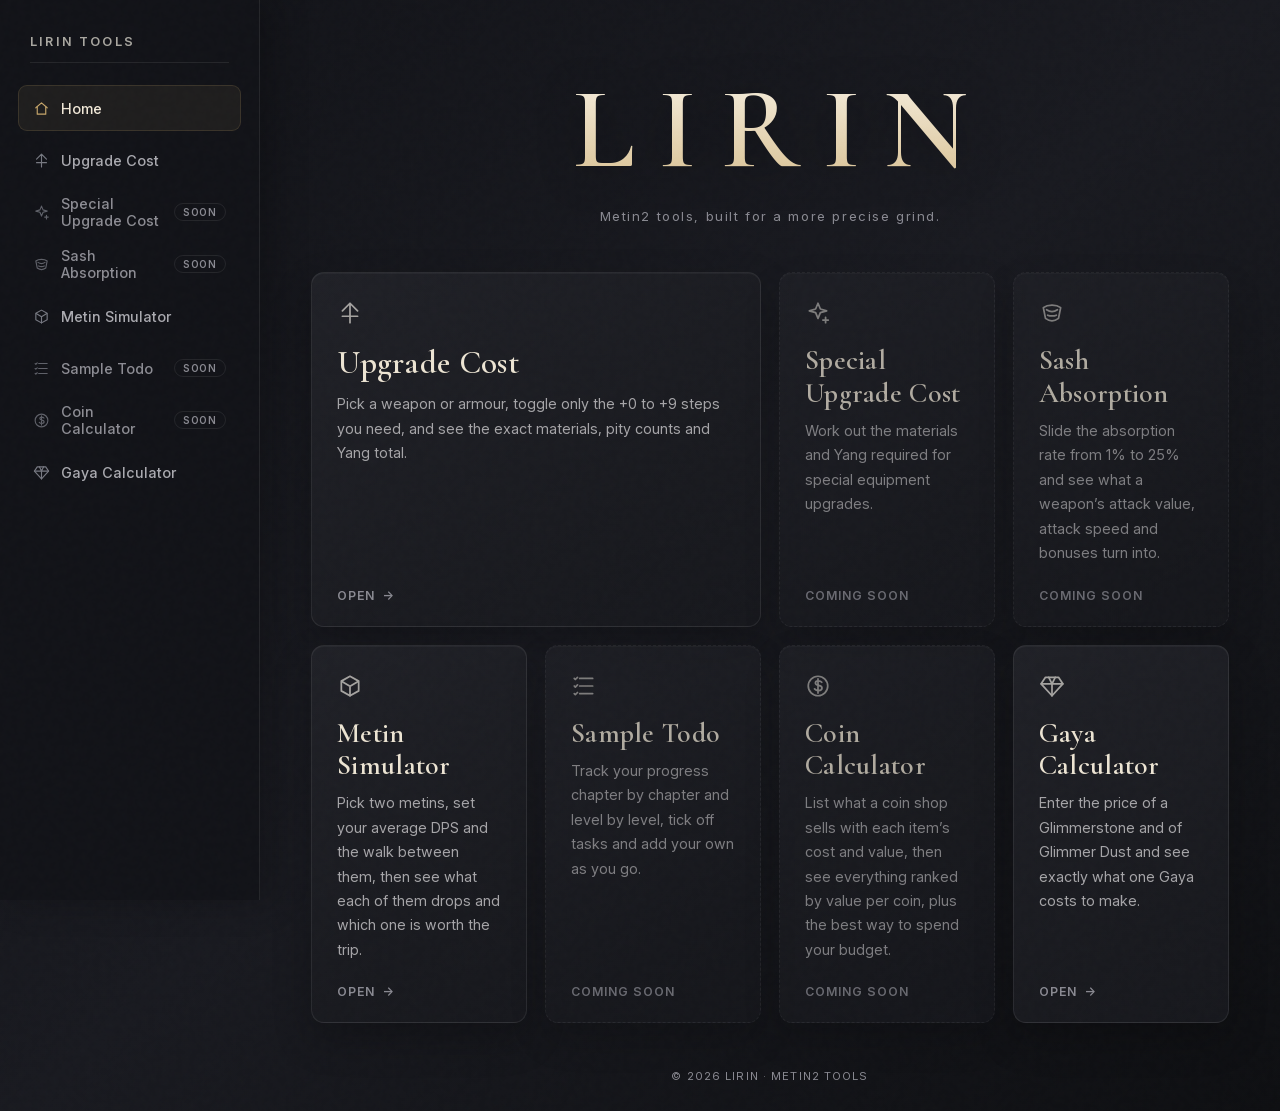
<file: index.html>
<!DOCTYPE html>
<html lang="en">
<head>
<meta charset="UTF-8">
<meta name="viewport" content="width=device-width, initial-scale=1.0">
<title>LIRIN — Metin2 Tools</title>
<meta name="description" content="LIRIN brings together refined Metin2 tools for upgrades, farming and planning.">
<meta name="theme-color" content="#0f1013">
<meta property="og:type" content="website">
<meta property="og:title" content="LIRIN — Metin2 Tools">
<meta property="og:description" content="Refined Metin2 tools for upgrades, farming and planning.">
<meta name="twitter:card" content="summary">
<link rel="icon" href="/favicon.svg" type="image/svg+xml">
<link rel="preload" href="/fonts/inter-400.woff" as="font" type="font/woff" crossorigin>
<link rel="preload" href="/fonts/inter-500.woff" as="font" type="font/woff" crossorigin>
<link rel="preload" href="/fonts/inter-600.woff" as="font" type="font/woff" crossorigin>
<link rel="preload" href="/fonts/cormorant-600.woff" as="font" type="font/woff" crossorigin>
<link rel="stylesheet" href="/common.css?v=3">
<style>
html{scroll-behavior:smooth;scrollbar-color:#414149 #101115}
.app-root{position:relative;isolation:isolate;overflow:clip}
.app-root::after{content:"";position:absolute;inset:0;z-index:4;pointer-events:none;opacity:.035;background-image:url("data:image/svg+xml,%3Csvg viewBox='0 0 180 180' xmlns='http://www.w3.org/2000/svg'%3E%3Cfilter id='n'%3E%3CfeTurbulence type='fractalNoise' baseFrequency='.9' numOctaves='3' stitchTiles='stitch'/%3E%3C/filter%3E%3Crect width='100%25' height='100%25' filter='url(%23n)' opacity='.5'/%3E%3C/svg%3E")}
/* the home page keeps its own sidebar depth (under the grain) and shadow */
.sidebar{z-index:2;box-shadow:12px 0 34px rgba(0,0,0,.24)}

/* content */
.home-content{position:relative;z-index:1;flex:1;min-width:0;display:flex;flex-direction:column;align-items:center;gap:12px;padding:clamp(48px,8vh,84px) clamp(22px,4vw,64px) 28px}
.brand{margin:0;padding:0 .1em .08em;font-family:var(--serif);font-size:clamp(4.5rem,10vw,7.2rem);font-weight:600;line-height:1;letter-spacing:.2em;text-indent:.2em;background:linear-gradient(180deg,#f5eddd 5%,#d6bd8c 100%);-webkit-background-clip:text;background-clip:text;-webkit-text-fill-color:transparent;filter:drop-shadow(0 3px 22px rgba(0,0,0,.35));user-select:none}
.tagline{margin:0;color:var(--dim);font-size:.82rem;letter-spacing:.12em;text-align:center}

/* bento grid */
.tool-cards{display:grid;grid-template-columns:repeat(4,minmax(0,1fr));gap:18px;width:min(100%,1120px);margin-top:clamp(22px,4vh,38px)}
.tool-card{position:relative;display:flex;flex-direction:column;align-items:flex-start;min-height:250px;padding:27px 25px 23px;overflow:hidden;border:1px solid var(--line);border-radius:13px;background:linear-gradient(145deg,#202127 0%,#191a1f 72%,#17181d 100%);box-shadow:0 16px 38px rgba(0,0,0,.24),inset 0 1px 0 rgba(255,255,255,.035);color:inherit;text-decoration:none;transition:transform .22s,border-color .22s,box-shadow .22s}
.tool-card.wide{grid-column:span 2}
.tool-card>*{position:relative;z-index:1}
.tool-card::before{content:"";position:absolute;top:0;left:25px;width:62px;height:1px;background:linear-gradient(90deg,var(--gold),transparent);opacity:0;transition:opacity .22s}
.tool-card::after{content:"";position:absolute;inset:0;pointer-events:none;opacity:0;background:radial-gradient(340px circle at var(--x,50%) var(--y,50%),rgba(199,167,107,.11),transparent 74%);transition:opacity .22s}
a.tool-card:hover{transform:translateY(-4px);border-color:rgba(199,167,107,.34);box-shadow:0 22px 48px rgba(0,0,0,.34),0 0 22px rgba(199,167,107,.045)}
a.tool-card:hover::before,a.tool-card:hover::after{opacity:1}
.tool-card .ic{width:26px;height:26px;margin-bottom:18px;color:#a5a3a0;transition:color .18s}
a.tool-card:hover .ic{color:var(--gold)}
.tool-card h2{margin:0 0 10px;color:#ece4d3;font-family:var(--serif);font-size:1.75rem;font-weight:600;letter-spacing:.01em;line-height:1.15}
.tool-card.wide h2{font-size:2.05rem}
.tool-card p{margin:0;max-width:48ch;color:var(--muted);font-size:.9rem;line-height:1.7}
.card-open{display:inline-flex;align-items:center;gap:8px;margin-top:auto;padding-top:22px;color:var(--dim);font-size:.76rem;font-weight:600;letter-spacing:.08em;text-transform:uppercase;transition:color .18s,gap .18s}
a.tool-card:hover .card-open{gap:12px;color:#d2b77f}
.tool-card.is-soon{opacity:.72;border-style:dashed}

.site-footer{margin-top:auto;padding-top:34px;color:var(--dim);font-size:.7rem;letter-spacing:.1em;text-align:center;text-transform:uppercase}

/* entrance */
@keyframes rise{from{opacity:0;transform:translateY(14px)}}
.brand,.tagline,.tool-card,.site-footer{animation:rise .45s cubic-bezier(.2,.7,.2,1) backwards}
.tagline{animation-delay:.05s}
.tool-card{animation-delay:calc(.1s + var(--i) * .045s)}
.site-footer{animation-delay:.4s}

::-webkit-scrollbar{width:10px;height:8px}
::-webkit-scrollbar-track{background:#101115}
::-webkit-scrollbar-thumb{background:#414149;border-radius:10px}

@media(max-width:1050px){.tool-cards{grid-template-columns:repeat(2,minmax(0,1fr))}}
@media(max-width:700px){
  .home-content{padding:42px 18px 24px}
  .brand{font-size:clamp(4rem,16vw,5.4rem)}
  .tagline{font-size:.7rem;letter-spacing:.08em}
  .tool-cards{grid-template-columns:1fr;gap:13px;margin-top:24px}
  .tool-card.wide{grid-column:auto}
  .tool-card,.tool-card.wide{min-height:200px;padding:23px 21px 20px}
  .tool-card.wide h2{font-size:1.75rem}
}
@media(prefers-reduced-motion:reduce){*,*::before,*::after{scroll-behavior:auto!important;animation-duration:.01ms!important;transition-duration:.01ms!important}}
</style>
</head>
<body>
<!-- icons used by the cards (the sidebar icons come from /nav.js) -->
<svg width="0" height="0" style="position:absolute" aria-hidden="true"><defs>
<symbol id="i-upgrade" viewBox="0 0 24 24"><path d="M12 3v18M5 10l7-7 7 7M5 15h14"/></symbol>
<symbol id="i-special" viewBox="0 0 24 24"><path d="m12 3 2.2 5.3L20 10l-5.8 1.7L12 17l-2.2-5.3L4 10l5.8-1.7L12 3Z"/><path d="M19 16v5M16.5 18.5h5"/></symbol>
<symbol id="i-sash" viewBox="0 0 24 24"><path d="M4 7c4-3 12-3 16 0l-2 10c-4 3-8 3-12 0L4 7Z"/><path d="M7 9c3 2 7 2 10 0M8 14c2 1 6 1 8 0"/></symbol>
<symbol id="i-metin" viewBox="0 0 24 24"><path d="m12 3 8 4.5v9L12 21l-8-4.5v-9L12 3Z"/><path d="m4.5 7.8 7.5 4.4 7.5-4.4M12 12.2V21"/></symbol>
<symbol id="i-todo" viewBox="0 0 24 24"><path d="M8 5h12M8 12h12M8 19h12"/><path d="m3 5 1 1 2-2M3 12l1 1 2-2M3 19l1 1 2-2"/></symbol>
<symbol id="i-gaya" viewBox="0 0 24 24"><path d="M6 4h12l4 6-10 11L2 10l4-6Z"/><path d="M2 10h20M9 4l3 6 3-6M12 10v11"/></symbol>
<symbol id="i-coin" viewBox="0 0 24 24"><circle cx="12" cy="12" r="9"/><path d="M15.5 8.5c-.7-.8-1.8-1.2-3.2-1.2-1.6 0-2.7.8-2.7 2 0 3.2 6.1 1.2 6.1 4.5 0 1.4-1.3 2.4-3.2 2.4-1.5 0-2.8-.5-3.7-1.5M12 5.5v13"/></symbol>
</defs></svg>

<a class="skip" href="#tools">Skip to tools</a>
<div class="app-root">
  <nav id="sidebar"></nav>
  <script src="/nav.js?v=3"></script>

  <main class="home-content">
    <h1 class="brand">LIRIN</h1>
    <p class="tagline">Metin2 tools, built for a more precise grind.</p>

    <div class="tool-cards" id="tools">
      <a class="tool-card wide" style="--i:0" href="/upgrade-cost/">
        <svg class="ic" aria-hidden="true"><use href="#i-upgrade"/></svg>
        <h2>Upgrade Cost</h2>
        <p>Pick a weapon or armour, toggle only the +0 to +9 steps you need, and see the exact materials, pity counts and Yang total.</p>
        <span class="card-open">Open <span aria-hidden="true">→</span></span>
      </a>
      <div class="tool-card is-soon" style="--i:1">
        <svg class="ic" aria-hidden="true"><use href="#i-special"/></svg>
        <h2>Special Upgrade Cost</h2>
        <p>Work out the materials and Yang required for special equipment upgrades.</p>
        <span class="card-open">Coming soon</span>
      </div>
      <div class="tool-card is-soon" style="--i:2">
        <svg class="ic" aria-hidden="true"><use href="#i-sash"/></svg>
        <h2>Sash Absorption</h2>
        <p>Slide the absorption rate from 1% to 25% and see what a weapon’s attack value, attack speed and bonuses turn into.</p>
        <span class="card-open">Coming soon</span>
      </div>
      <a class="tool-card" style="--i:3" href="/metin-simulator/">
        <svg class="ic" aria-hidden="true"><use href="#i-metin"/></svg>
        <h2>Metin Simulator</h2>
        <p>Pick two metins, set your average DPS and the walk between them, then see what each of them drops and which one is worth the trip.</p>
        <span class="card-open">Open <span aria-hidden="true">→</span></span>
      </a>
      <div class="tool-card is-soon" style="--i:4">
        <svg class="ic" aria-hidden="true"><use href="#i-todo"/></svg>
        <h2>Sample Todo</h2>
        <p>Track your progress chapter by chapter and level by level, tick off tasks and add your own as you go.</p>
        <span class="card-open">Coming soon</span>
      </div>
      <div class="tool-card is-soon" style="--i:5">
        <svg class="ic" aria-hidden="true"><use href="#i-coin"/></svg>
        <h2>Coin Calculator</h2>
        <p>List what a coin shop sells with each item’s cost and value, then see everything ranked by value per coin, plus the best way to spend your budget.</p>
        <span class="card-open">Coming soon</span>
      </div>
      <a class="tool-card" style="--i:6" href="/gaya-calculator/">
        <svg class="ic" aria-hidden="true"><use href="#i-gaya"/></svg>
        <h2>Gaya Calculator</h2>
        <p>Enter the price of a Glimmerstone and of Glimmer Dust and see exactly what one Gaya costs to make.</p>
        <span class="card-open">Open <span aria-hidden="true">→</span></span>
      </a>
    </div>

    <footer class="site-footer">© 2026 LIRIN · Metin2 Tools</footer>
  </main>
</div>
<script>
document.querySelectorAll("a.tool-card").forEach(card=>{
  let f=0,ev;
  card.addEventListener("pointermove",e=>{
    ev=e;if(f)return;                       // at most one style update per frame
    f=requestAnimationFrame(()=>{f=0;const b=card.getBoundingClientRect();
      card.style.setProperty("--x",(ev.clientX-b.left)+"px");
      card.style.setProperty("--y",(ev.clientY-b.top)+"px")});
  });
});
</script>
</body>
</html>
</file>
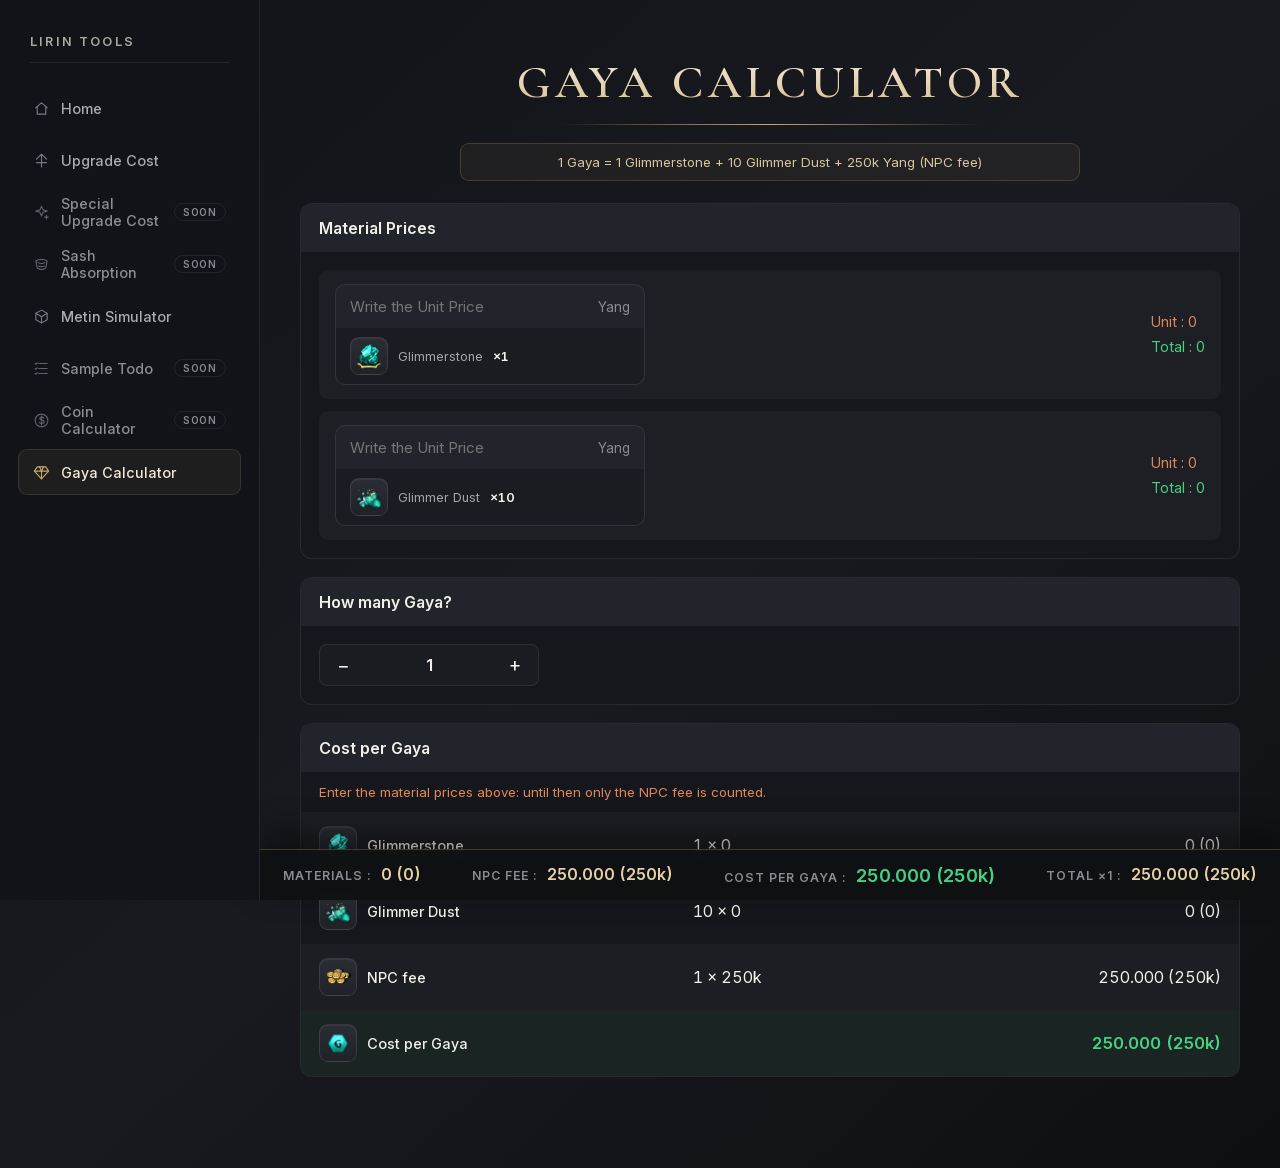
<file: gaya-calculator/index.html>
<!DOCTYPE html>
<html lang="en">
<head>
<meta charset="UTF-8">
<meta name="viewport" content="width=device-width, initial-scale=1.0">
<title>Gaya Calculator — LIRIN</title>
<meta name="description" content="Enter the price of a Glimmerstone and of Glimmer Dust and see exactly what one Gaya costs to make.">
<meta property="og:type" content="website">
<meta property="og:title" content="Gaya Calculator — LIRIN">
<meta property="og:description" content="Enter the price of a Glimmerstone and of Glimmer Dust and see exactly what one Gaya costs to make.">
<meta name="twitter:card" content="summary">
<meta name="theme-color" content="#0f1013">
<link rel="icon" href="/favicon.svg" type="image/svg+xml">
<link rel="preload" href="/fonts/inter-400.woff" as="font" type="font/woff" crossorigin>
<link rel="preload" href="/fonts/inter-500.woff" as="font" type="font/woff" crossorigin>
<link rel="preload" href="/fonts/inter-600.woff" as="font" type="font/woff" crossorigin>
<link rel="preload" href="/fonts/cormorant-600.woff" as="font" type="font/woff" crossorigin>
<link rel="stylesheet" href="/common.css?v=3">
<style>
.pbody{padding:6px 18px 18px}
.warn{margin:0;padding:12px 18px;color:#e0875a;font-size:.84rem}
.tr,.pv{font-variant-numeric:tabular-nums}

/* amount */
.qe{display:flex;align-items:center;width:min(100%,220px);margin-top:12px;border:1px solid var(--line);border-radius:8px;background:#1b1c22}
.qe button{width:46px;height:40px;border:0;background:none;font-size:1.2rem;cursor:pointer}.qe button:hover{color:var(--gold)}
.qe input{flex:1;min-width:0;padding:6px;border:0;background:none;text-align:center;font-weight:600}

/* breakdown */
.tr{display:grid;grid-template-columns:minmax(170px,1.4fr) 1fr 1fr;gap:14px;align-items:center;padding:14px 18px}
#rows .tr:nth-child(odd){background:rgba(255,255,255,.03)}
#rows .tr.sum{background:rgba(70,208,129,.07);font-weight:600}
.nm{display:flex;align-items:center;gap:10px;font-size:.9rem;font-weight:500}
.fl{justify-self:end;text-align:right}
.tr.sum .fl{color:var(--green);font-size:1.05rem}

@media(max-width:700px){
  .tr{grid-template-columns:1fr;gap:6px}.fl{justify-self:start;text-align:left}
}
@media(prefers-reduced-motion:reduce){*{transition:none!important}}
</style>
</head>
<body>
<div class="app-root">
  <nav id="sidebar"></nav>
  <script src="/nav.js?v=3"></script>
  <main class="main">
    <div class="inner">
      <h1>GAYA CALCULATOR</h1><div class="line"></div>
      <p class="note" id="note"></p>
      <section class="panel"><h2>Material Prices</h2><div class="pbody"><div id="prices"></div></div></section>
      <section class="panel"><h2>How many Gaya?</h2><div class="pbody">
        <div class="qe"><button data-a="qm" aria-label="Less">−</button><input id="qty" inputmode="numeric" maxlength="4" aria-label="Number of Gaya"><button data-a="qp" aria-label="More">+</button></div>
      </div></section>
      <section class="panel"><h2>Cost per Gaya</h2>
        <p class="warn" id="warn" hidden>Enter the material prices above: until then only the NPC fee is counted.</p>
        <div id="rows"></div></section>
    </div>
    <div class="summary">
      <div><span>Materials :</span><b id="s-m">0 (0)</b></div>
      <div><span>NPC Fee :</span><b id="s-f">0 (0)</b></div>
      <div class="tot"><span>Cost per Gaya :</span><b id="s-t">0 (0)</b></div>
      <div><span id="s-ql">Total ×1 :</span><b id="s-n">0 (0)</b></div>
    </div>
    <div class="sr" id="live" aria-live="polite"></div>
  </main>
</div>
<script src="/common.js?v=3"></script>
<script>
/* ===== recipe: change the numbers here ===== */
/* n = how many per 1 Gaya */
const RECIPE=[{id:'gs',name:'Glimmerstone',n:1},{id:'gd',name:'Glimmer Dust',n:10}];
const FEE=250e3;                                      // Yang taken by the NPC for every Gaya
/* pictures: /images/<name>.webp, see lirinImg() in /nav.js. Exact file names (capitals matter on Cloudflare):
   Glimmerstone.webp, "Glimmer Dust.webp" (with a space), Gaya.webp, Yang.webp */

/* ===== helpers ($, ini, okNum, slot, money helpers, persist ... come from /common.js) ===== */
const clampQty=v=>Math.min(9999,Math.max(1,parseInt(v,10)||1));

/* ===== state (saved in the browser, every value is checked on load) ===== */
const KEY='lirinGayaV1';
let S={price:{},qty:1};
try{
  const r=JSON.parse(localStorage.getItem(KEY));
  if(r&&typeof r==='object'){
    if(r.price&&typeof r.price==='object'&&!Array.isArray(r.price))for(const x of RECIPE)if(okNum(r.price[x.id]))S.price[x.id]=r.price[x.id];
    S.qty=clampQty(r.qty);
  }
}catch(e){}
const{save}=persist(KEY,()=>S);

/* ===== draw the static parts once, so typing never redraws pictures ===== */
$('prices').innerHTML=RECIPE.map(r=>`<div class="prow"><div class="pin"><label><input data-pr="${r.id}" inputmode="text" placeholder="Write the Unit Price" value="${S.price[r.id]?fmt(S.price[r.id],6):''}" aria-label="Unit price of ${r.name}"><em>Yang</em></label><div class="er" hidden>Format: 1450, 1.45k, 2.3kk</div><div class="pn">${slot(r.name)}<span>${r.name}</span><span class="qn">×${r.n}</span></div></div><div class="pv"><div class="u">Unit : <span id="u-${r.id}"></span></div><div class="t">Total : <span id="t-${r.id}"></span></div></div></div>`).join('');
$('note').textContent='1 Gaya = '+RECIPE.map(r=>r.n+' '+r.name).join(' + ')+' + '+fmt(FEE)+' Yang (NPC fee)';
$('rows').innerHTML=RECIPE.map(r=>`<div class="tr"><span class="nm">${slot(r.name)}${r.name}</span><span id="a-${r.id}"></span><span class="fl" id="c-${r.id}"></span></div>`).join('')
  +`<div class="tr"><span class="nm">${slot('Yang')}NPC fee</span><span>1 × ${fmt(FEE)}</span><span class="fl">${money(FEE)}</span></div>`
  +`<div class="tr sum"><span class="nm">${slot('Gaya')}Cost per Gaya</span><span></span><span class="fl" id="c-one"></span></div>`
  +`<div class="tr sum" id="r-all"><span class="nm">Total for <span id="n-q"></span> Gaya</span><span></span><span class="fl" id="c-all"></span></div>`;
$('qty').value=S.qty;

/* ===== calculation ===== */
/* screen readers hear the result once, shortly after you stop typing, not after every key */
const announce=deb(()=>{if(!USED)return;$('live').textContent='Cost per Gaya '+$('s-t').textContent+(S.qty>1?', total for '+S.qty+' '+$('s-n').textContent:'')},700);
function paint(){
  let mats=0;
  for(const r of RECIPE){
    const p=S.price[r.id]||0,t=p*r.n;mats+=t;
    $('u-'+r.id).textContent=fmt(p);$('t-'+r.id).textContent=fmt(t);
    $('a-'+r.id).textContent=r.n+' × '+fmt(p);$('c-'+r.id).textContent=money(t);
  }
  const one=mats+FEE,all=one*S.qty;
  $('c-one').textContent=money(one);$('c-all').textContent=money(all);$('n-q').textContent=S.qty;
  $('r-all').hidden=S.qty===1;
  $('warn').hidden=RECIPE.some(r=>S.price[r.id]>0);   // shown only while NO price is set
  $('s-m').textContent=money(mats);$('s-f').textContent=money(FEE);$('s-t').textContent=money(one);
  $('s-ql').textContent='Total ×'+S.qty+' :';$('s-n').textContent=money(all);
  announce();
}

/* ===== events ===== */
document.addEventListener('input',e=>{
  const t=e.target,id=t.dataset.pr;
  if(id){                                            // unit price: accepts 1450, 1.45k, 2.3kk ...
    const v=t.value.trim()?parseMoney(t.value):0;
    flagBad(t,v===null);
    if(v===null)return;
    S.price[id]=v;save();paint();
  }else if(t.id==='qty'){                            // number of Gaya typed by hand
    S.qty=clampQty(t.value.replace(/\D/g,''));save();paint();
  }
});
document.addEventListener('change',e=>{if(e.target.id==='qty')e.target.value=S.qty});
document.addEventListener('click',e=>{
  const b=e.target.closest('[data-a]');if(!b)return;
  S.qty=clampQty(S.qty+(b.dataset.a==='qp'?1:-1));
  $('qty').value=S.qty;save();paint();
});
paint();
</script>
</body>
</html>
</file>
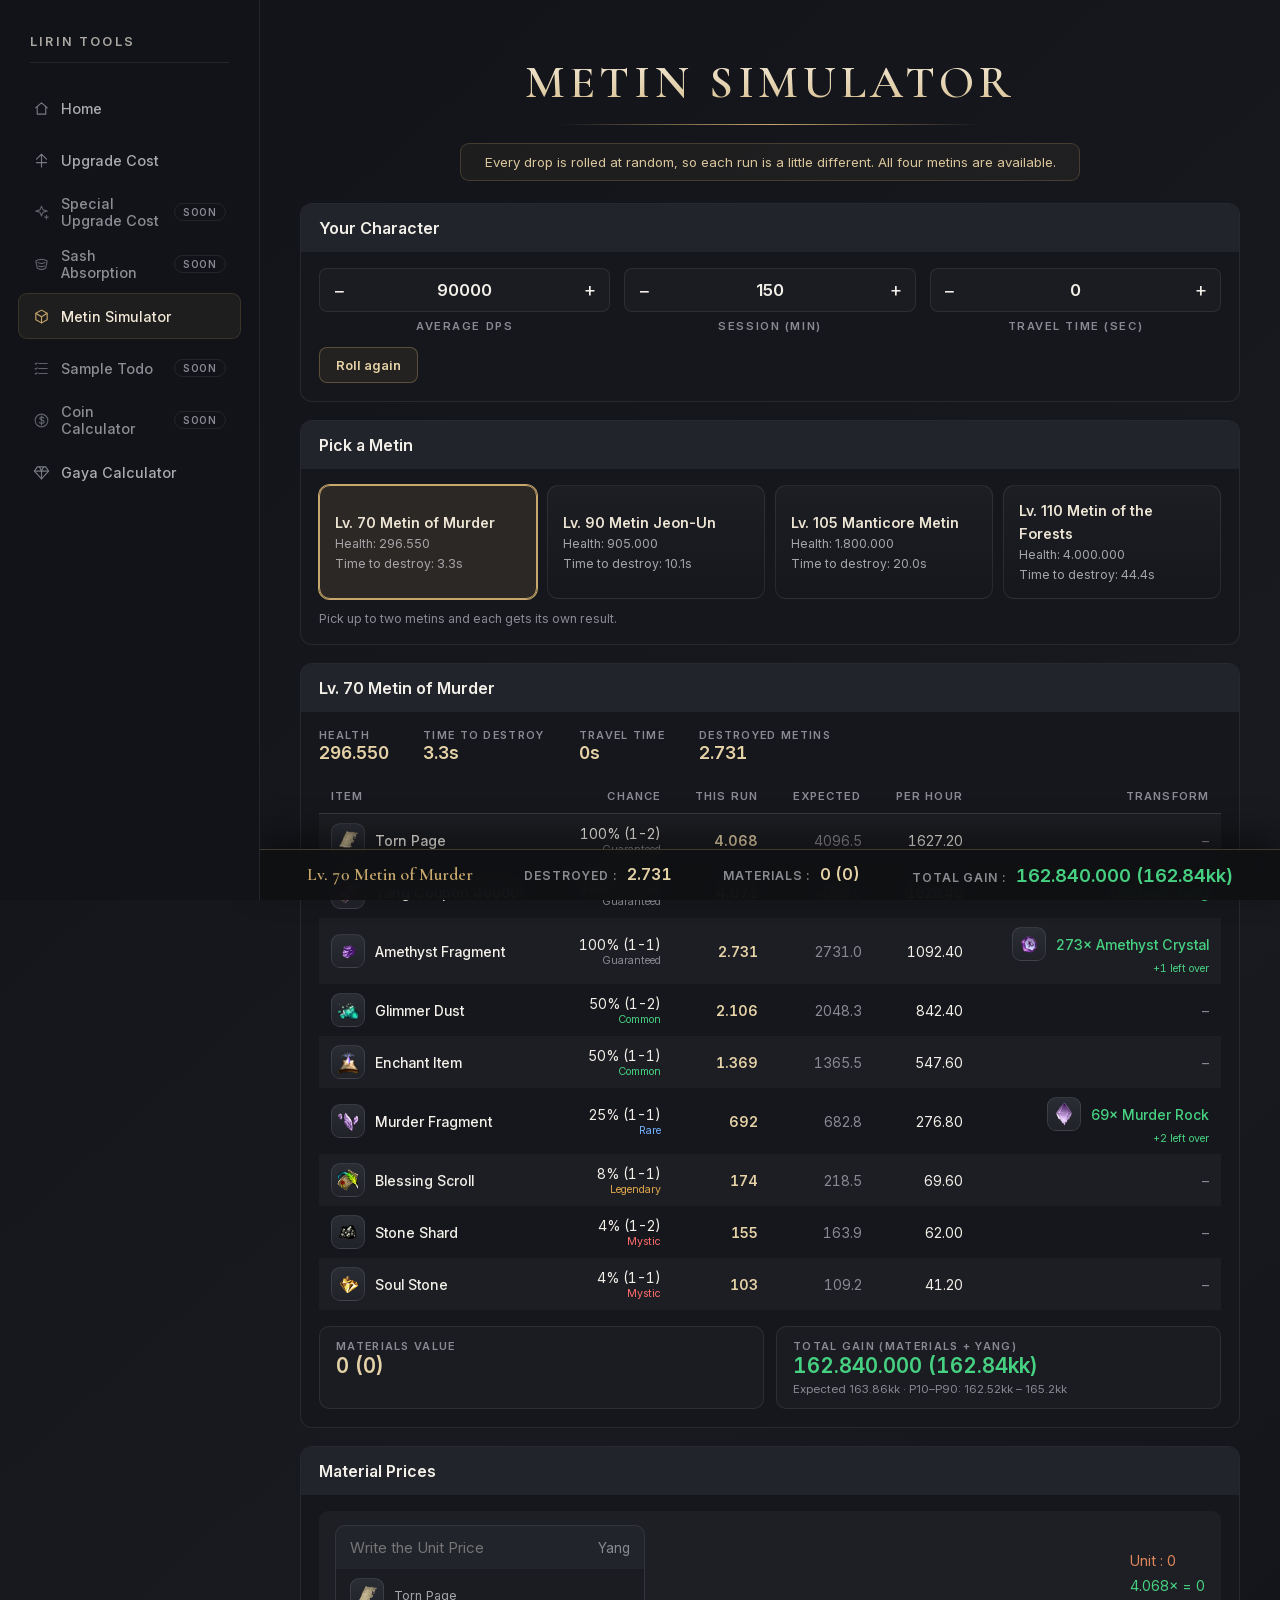
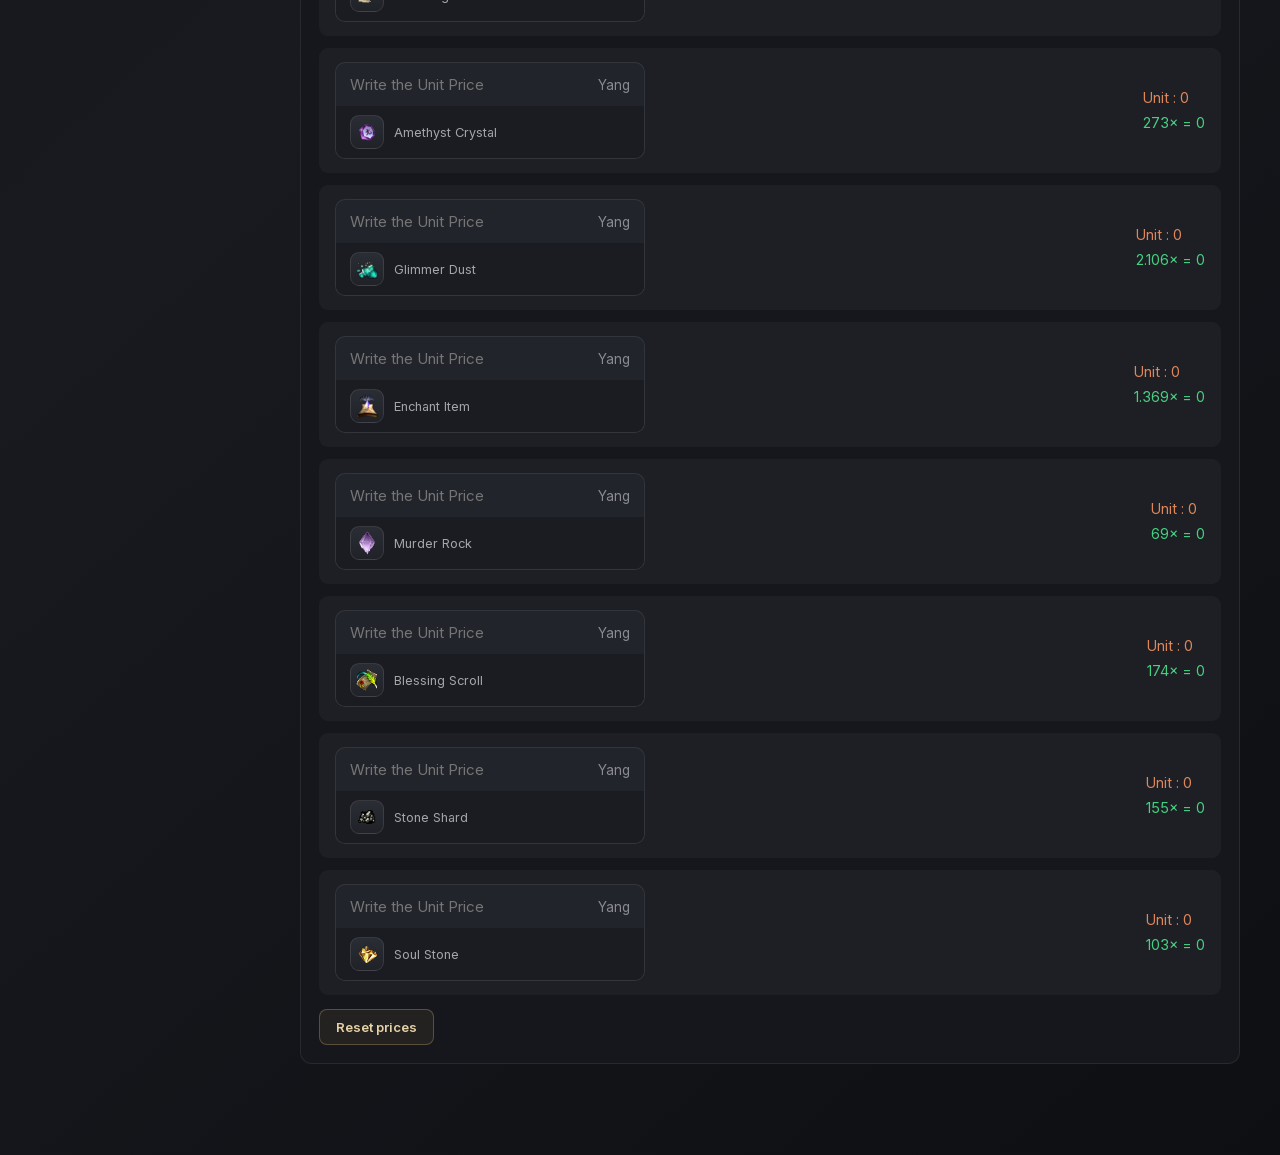
<file: metin-simulator/index.html>
<!DOCTYPE html>
<html lang="en">
<head>
<meta charset="UTF-8">
<meta name="viewport" content="width=device-width, initial-scale=1.0">
<title>Metin Simulator — LIRIN</title>
<meta name="description" content="Set your DPS and session length and see what a metin drops, what it transforms into and what it is worth.">
<meta property="og:type" content="website">
<meta property="og:title" content="Metin Simulator — LIRIN">
<meta property="og:description" content="Set your DPS and session length and see what a metin drops, what it transforms into and what it is worth.">
<meta name="twitter:card" content="summary">
<meta name="theme-color" content="#0f1013">
<link rel="icon" href="/favicon.svg" type="image/svg+xml">
<link rel="preload" href="/fonts/inter-400.woff" as="font" type="font/woff" crossorigin>
<link rel="preload" href="/fonts/inter-500.woff" as="font" type="font/woff" crossorigin>
<link rel="preload" href="/fonts/inter-600.woff" as="font" type="font/woff" crossorigin>
<link rel="preload" href="/fonts/cormorant-600.woff" as="font" type="font/woff" crossorigin>
<link rel="stylesheet" href="/common.css?v=3">
<style>
/* shared parts (.note .panel .pbody .sr .slot .btn .prow .pin .pn ...) live in /common.css; only the differences are here */
.slot{width:34px;height:34px;box-shadow:none;font-size:.7rem}
.btn{margin-top:14px}
.er{padding:6px 14px}

/* character */
.chars{display:grid;grid-template-columns:repeat(auto-fit,minmax(170px,1fr));gap:14px}
.cb{display:flex;flex-direction:column;gap:7px;min-width:0}
.cb>span{color:var(--dim);font-size:.7rem;font-weight:600;letter-spacing:.14em;text-align:center;text-transform:uppercase}
.qe{display:flex;align-items:center;border:1px solid var(--line);border-radius:8px;background:#1b1c22}
.qe button{flex:none;width:38px;height:42px;border:0;background:none;font-size:1.2rem;cursor:pointer}.qe button:hover{color:var(--gold)}
.qe input{flex:1;width:0;min-width:0;padding:6px;border:0;background:none;text-align:center;font-size:1.05rem;font-weight:600}
.btns{display:flex;flex-wrap:wrap;gap:10px}

/* metin picker */
.mt{display:grid;grid-template-columns:repeat(auto-fit,minmax(200px,1fr));gap:10px}
.mtile{padding:13px 15px;border:1px solid var(--line);border-radius:11px;background:linear-gradient(180deg,#1d1e24,#16171c);color:#a6a5a8;font-size:.78rem;line-height:1.6;text-align:left;cursor:pointer;transition:border-color .2s,background .2s}
.mtile b{display:block;color:#ece4d3;font-size:.9rem}
.mtile:not(.soon):hover{border-color:rgba(199,167,107,.45)}
.mtile.on{border-color:var(--gold);background:rgba(199,167,107,.12);box-shadow:0 0 0 1px var(--gold)}
.mtile.soon{opacity:.55;border-style:dashed;cursor:default}
.hint{margin:12px 0 0;color:var(--dim);font-size:.78rem}

/* result */
.stats{display:flex;flex-wrap:wrap;gap:12px 34px;margin-bottom:16px}
.stats span,.vb span{display:block;color:var(--dim);font-size:.68rem;font-weight:600;letter-spacing:.12em;text-transform:uppercase}
.stats b{color:#e6d2a7;font-size:1.1rem}
.tw{overflow-x:auto}
table{width:100%;border-collapse:collapse;font-size:.88rem}
th{padding:10px 12px;border-bottom:1px solid var(--line);color:var(--dim);font-size:.7rem;font-weight:600;letter-spacing:.1em;text-align:right;text-transform:uppercase}
td{padding:9px 12px;text-align:right;white-space:nowrap}
td,.stats b,.vb b{font-variant-numeric:tabular-nums}
th:first-child,td:first-child{text-align:left}
tbody tr:nth-child(odd){background:rgba(255,255,255,.03)}
td small{display:block;font-size:.68rem}
.nm{display:flex;align-items:center;gap:10px;font-weight:500}
.b{color:#e6d2a7;font-weight:600}
.ev{color:var(--dim)}
.tf{color:var(--green)}.tf .nm{justify-content:flex-end}
.t-g{color:var(--dim)}.t-c{color:var(--green)}.t-r{color:#6fb1ff}.t-e{color:#b57cff}.t-l{color:#e0a64a}.t-m{color:#ff6b6b}
.vals{display:grid;grid-template-columns:1fr 1fr;gap:12px;margin-top:16px}
.vb{padding:12px 16px;border:1px solid var(--line);border-radius:10px;background:#1b1c22}
.vb b{color:#e6d2a7;font-size:1.3rem}.vb.g b{color:var(--green)}
.vb small{display:block;margin-top:4px;color:var(--dim);font-size:.72rem}

/* prices: see common.css */
.prow:first-child{margin-top:0}
.summary .who b{color:var(--gold);font-family:var(--serif);font-size:1.1rem}

@media(max-width:700px){.vals{grid-template-columns:1fr}.summary{max-height:38svh;overflow-y:auto;overscroll-behavior:contain}}
@media(prefers-reduced-motion:reduce){*{transition:none!important}}
</style>
</head>
<body>
<div class="app-root">
  <nav id="sidebar"></nav>
  <script src="/nav.js?v=3"></script>
  <main class="main">
    <div class="inner">
      <h1>METIN SIMULATOR</h1><div class="line"></div>
      <p class="note">Every drop is rolled at random, so each run is a little different. All four metins are available.</p>
      <section class="panel"><h2>Your Character</h2><div class="pbody">
        <div class="chars">
          <div class="cb"><div class="qe"><button data-k="dps" data-s="-1" aria-label="Less">−</button><input data-k="dps" inputmode="text" maxlength="9" aria-label="Average DPS (accepts 90k)"><button data-k="dps" data-s="1" aria-label="More">+</button></div><span>Average DPS</span></div>
          <div class="cb"><div class="qe"><button data-k="min" data-s="-1" aria-label="Less">−</button><input data-k="min" inputmode="numeric" maxlength="4" aria-label="Session in minutes"><button data-k="min" data-s="1" aria-label="More">+</button></div><span>Session (min)</span></div>
          <div class="cb"><div class="qe"><button data-k="trv" data-s="-1" aria-label="Less">−</button><input data-k="trv" inputmode="numeric" maxlength="3" aria-label="Travel time in seconds"><button data-k="trv" data-s="1" aria-label="More">+</button></div><span>Travel time (sec)</span></div>
        </div>
        <div class="btns"><button class="btn" data-a="roll">Roll again</button></div>
      </div></section>
      <section class="panel"><h2>Pick a Metin</h2><div class="pbody"><div class="mt" id="pick"></div>
        <p class="hint">Pick up to two metins and each gets its own result.</p></div></section>
      <div id="sims"></div>
      <section class="panel"><h2>Material Prices</h2><div class="pbody"><div id="prices"></div><button class="btn" data-a="reset">Reset prices</button></div></section>
    </div>
    <div class="summary" id="sum"></div>
    <div class="sr" id="live" aria-live="polite"></div>
  </main>
</div>
<script src="/common.js?v=3"></script>
<script>
/* ===== data: add a metin by copying the Murder block (drop = [name, chance %, min, max, tier, extra]) ===== */
const METINS=[
  {id:'murder',name:'Lv. 70 Metin of Murder',hp:296550,drops:[
    ['Torn Page',100,1,2,'g'],
    ['Yang Coupon 40000',100,1,2,'g',{yang:40000}],            // each coupon = 40.000 Yang
    ['Amethyst Fragment',100,1,1,'g',{to:'Amethyst Crystal'}],  // FRAG fragments = 1 crystal
    ['Glimmer Dust',50,1,2,'c'],
    ['Enchant Item',50,1,1,'c'],
    ['Murder Fragment',25,1,1,'r',{to:'Murder Rock'}],
    ['Blessing Scroll',8,1,1,'l'],
    ['Stone Shard',4,1,2,'m'],
    ['Soul Stone',4,1,1,'m']]},
  {id:'jeon',name:'Lv. 90 Metin Jeon-Un',hp:905000,drops:[
    ['Yang Coupon 40000',100,3,5,'g',{yang:40000}],
    ['Enchant Item',100,2,2,'g'],
    ['Ruby Fragment',100,1,1,'g',{to:'Ruby Crystal'}],
    ['Torn Page',50,1,2,'c'],
    ['Glimmer Dust',50,1,2,'c'],
    ['Forest Fragment',25,1,1,'r',{to:'Forest Rock'}],
    ['Blessing Scroll',8,1,1,'l'],
    ['Stone Shard',4,1,2,'m'],
    ['Soul Stone',4,1,1,'m']]},
  {id:'manti',name:'Lv. 105 Manticore Metin',hp:1800000,drops:[
    ['Enchant Item',100,3,4,'g'],
    ['Yang Coupon 100000',100,2,4,'g',{yang:100000}],
    ['Onyx Fragment',100,1,1,'g',{to:'Onyx Crystal'}],
    ['Glimmer Dust',25,1,1,'r'],
    ['Fragment of Dark Continent',15,1,1,'e',{to:"Dark Continent's Rock"}],
    ['Cor Draconis',15,1,1,'e'],
    ['Blessing Scroll',8,1,1,'l']]},
  {id:'forest',name:'Lv. 110 Metin of the Forests',hp:4000000,drops:[
    ['Enchant Item',100,4,6,'g'],
    ['Yang Coupon 100000',100,4,6,'g',{yang:100000}],
    ['Garnet Fragment',100,1,1,'g',{to:'Garnet Crystal'}],
    ['Cor Draconis',25,1,1,'r'],
    ['Glimmer Dust',25,1,1,'r'],
    ['Enchant Item+',15,1,1,'e'],
    ['Fragment of the Trees',15,1,1,'e',{to:'Rock of the Trees'}],
    ['Shard of the Forest',15,1,1,'e']]}
];
const TIER={g:'Guaranteed',c:'Common',r:'Rare',e:'Epic',l:'Legendary',m:'Mystic'};
const FRAG=10;
const LIM={dps:[1,9999999],min:[1,1440],trv:[0,600]},STEP={dps:1000,min:10,trv:1};
const Z=1.2816;                                     // z-score for P10 / P90

/* ===== helpers ($, ini, okNum, slot, money helpers, persist ... come from /common.js) ===== */
const BY=Object.fromEntries(METINS.map(m=>[m.id,m]));
const tfmt=s=>{const r=Math.round(s*10)/10;if(r<60)return r.toFixed(1)+'s';const t=Math.round(s);return Math.floor(t/60)+'m '+t%60+'s'};
const clamp=(k,v)=>Math.min(LIM[k][1],Math.max(LIM[k][0],Math.round(v)||0));

/* ===== seeded random: same seed => same luck, so changing DPS/session moves results smoothly ===== */
const rng=a=>()=>{a|=0;a=a+0x6D2B79F5|0;let t=Math.imul(a^a>>>15,1|a);t=t+Math.imul(t^t>>>7,61|t)^t;return((t^t>>>14)>>>0)/4294967296};
const hash=s=>{let h=2166136261;for(let i=0;i<s.length;i++)h=Math.imul(h^s.charCodeAt(i),16777619);return h>>>0};
const newSeed=()=>(Math.random()*4294967296)>>>0;
const gauss=R=>{const u=1-R(),v=R();return Math.sqrt(-2*Math.log(u))*Math.cos(2*Math.PI*v)};
function binom(n,p,R){                               // number of metins that dropped the item
  if(p>=1)return n;if(p<=0||n<=0)return 0;
  if(n<=200){let c=0;for(let i=0;i<n;i++)if(R()<p)c++;return c}
  return Math.min(n,Math.max(0,Math.round(n*p+Math.sqrt(n*p*(1-p))*gauss(R))));   // normal approximation
}
function sumUniform(c,lo,hi,R){                      // sum of c integers uniform in [lo,hi]
  if(lo===hi||c===0)return c*lo;
  if(c<=200){let s=0;for(let i=0;i<c;i++)s+=lo+Math.floor(R()*(hi-lo+1));return s}
  const w=hi-lo+1;
  return Math.max(c*lo,Math.min(c*hi,Math.round(c*(lo+hi)/2+Math.sqrt(c*(w*w-1)/12)*gauss(R))));
}

/* ===== state (saved in the browser) ===== */
const KEY='lirinMetinV1';
let S={dps:90000,min:150,trv:0,sel:['murder'],price:{}},RUN={},NAMES=[],SEED=newSeed();
function apply(r){
  if(!r||typeof r!=='object')return;
  for(const k in LIM)if(r[k]!=null&&r[k]!==''&&Number.isFinite(+r[k]))S[k]=clamp(k,+r[k]);
  if(Array.isArray(r.sel)){const s=[...new Set(r.sel)].filter(id=>BY[id]&&!BY[id].soon).slice(0,2);if(s.length)S.sel=s}
  if(r.price&&typeof r.price==='object'){S.price={};for(const n in r.price)if(okNum(r.price[n]))S.price[n]=r.price[n]}
}
try{apply(JSON.parse(localStorage.getItem(KEY)))}catch(e){}
const{save}=persist(KEY,()=>S);

/* ===== simulation ===== */
function roll(m){
  const n=Math.floor(S.min*60/(m.hp/S.dps+S.trv)),cnt={};
  m.drops.forEach(([d,ch,lo,hi],j)=>{const R=rng(SEED^hash(m.id+j));cnt[d]=sumUniform(binom(n,ch/100,R),lo,hi,R)});
  return{n,cnt};
}
function derive(m,r){                              // items you can sell + Yang from coupons
  const items={};let yang=0;
  for(const[d,,,,,x]of m.drops){const c=r.cnt[d];
    if(x&&x.yang)yang+=c*x.yang;else if(x&&x.to)items[x.to]=(items[x.to]||0)+Math.floor(c/FRAG);else items[d]=(items[d]||0)+c}
  return{items,yang};
}
/* fragments that do not make a whole crystal are lost: how many fragments are expected to be left over after `kills` metins
   (X mod FRAG). Exact when the number of fragments is certain or small, otherwise the leftover is spread evenly (FRAG-1)/2 */
function leftover(kills,p,lo,hi){
  if(p>=1&&lo===hi)return(kills*lo)%FRAG;
  const sd=Math.sqrt(kills*p*(1-p));
  if(lo===1&&hi===1&&sd<6&&kills<=1000){          // few drops: add up the exact binomial chances
    let q=Math.pow(1-p,kills),t=0;
    for(let k=0;k<=kills;k++){t+=q*(k%FRAG);q*=(kills-k)/(k+1)*p/(1-p)}
    return t;
  }
  return(FRAG-1)/2;
}
/* expected Yang value (and std-dev) for `kills` metins; fragments count only as whole crystals */
function expect(m,kills){
  let mean=0,v=0;
  for(const[d,ch,lo,hi,,x]of m.drops){
    const p=ch/100,w=hi-lo+1,e=(lo+hi)/2,tot=kills*p*e;
    let u;
    if(x&&x.yang){u=x.yang;mean+=tot*u}
    else if(x&&x.to){const pc=S.price[x.to]||0;u=pc/FRAG;mean+=pc*Math.max(0,tot-leftover(kills,p,lo,hi))/FRAG}
    else{u=S.price[d]||0;mean+=tot*u}
    v+=kills*(p*((w*w-1)/12+e*e)-p*p*e*e)*u*u}
  return{mean,sd:Math.sqrt(v)};
}
const metins=()=>S.sel.map(id=>BY[id]);
const rollAll=()=>{RUN={};metins().forEach(m=>RUN[m.id]=roll(m))};

/* ===== drawing ===== */
function drawInputs(){document.querySelectorAll('input[data-k]').forEach(i=>{if(document.activeElement!==i)i.value=S[i.dataset.k]})}
function drawPick(){
  $('pick').innerHTML=METINS.map(m=>{
    const body=`<b>${m.name}</b>Health: ${full(m.hp)}<br>Time to destroy: ${tfmt(m.hp/S.dps)}`;
    return m.soon?`<div class="mtile soon">${body}<br>Coming soon</div>`:`<button class="mtile${S.sel.includes(m.id)?' on':''}" data-id="${m.id}" aria-pressed="${S.sel.includes(m.id)}">${body}</button>`;
  }).join('');
}
function drawSims(){
  $('sims').innerHTML=metins().map(m=>{
    const r=RUN[m.id],rows=m.drops.map(([d,ch,lo,hi,t,x])=>{
      const c=r.cnt[d],ex=r.n*ch/100*(lo+hi)/2;let tf='<span class="t-g">–</span>';
      if(x&&x.yang)tf=`${fmt(c*x.yang)} Yang`;
      else if(x&&x.to){const l=c%FRAG;tf=`<span class="nm">${slot(x.to)}${full(Math.floor(c/FRAG))}× ${x.to}</span>${l?`<small>+${l} left over</small>`:''}`}
      return`<tr><td><span class="nm">${slot(d)}${d}</span></td><td>${ch}% (${lo}-${hi})<small class="t-${t}">${TIER[t]}</small></td><td class="b">${full(c)}</td><td class="ev">${ex.toFixed(1)}</td><td>${(c*60/S.min).toFixed(2)}</td><td class="tf">${tf}</td></tr>`}).join('');
    return`<section class="panel"><h2>${m.name}</h2><div class="pbody">
      <div class="stats"><div><span>Health</span><b>${full(m.hp)}</b></div><div><span>Time to destroy</span><b>${tfmt(m.hp/S.dps)}</b></div><div><span>Travel time</span><b>${S.trv}s</b></div><div><span>Destroyed metins</span><b>${full(r.n)}</b></div></div>
      <div class="tw"><table><thead><tr><th>Item</th><th>Chance</th><th>This run</th><th>Expected</th><th>Per hour</th><th>Transform</th></tr></thead><tbody>${rows}</tbody></table></div>
      <div class="vals"><div class="vb"><span>Materials value</span><b id="mv-${m.id}"></b></div><div class="vb g"><span>Total gain (materials + Yang)</span><b id="tg-${m.id}"></b><small id="ev-${m.id}"></small></div></div>
    </div></section>`}).join('');
}
function drawPrices(){
  NAMES=[...new Set(metins().flatMap(m=>m.drops.map(([d,,,,,x])=>x&&x.yang?null:(x&&x.to)||d).filter(Boolean)))];
  const ms=metins(),tag=m=>ms.length>1?m.name.match(/Lv\. \d+/)[0]+' · ':'';
  $('prices').innerHTML=NAMES.map((n,i)=>`<div class="prow"><div class="pin"><label><input data-pr="${i}" inputmode="text" placeholder="Write the Unit Price" value="${S.price[n]?fmt(S.price[n],6):''}" aria-label="Unit price of ${n}"><em>Yang</em></label><div class="er" hidden>Format: 1450, 1.45k, 2.3kk</div><div class="pn">${slot(n)}<span>${n}</span></div></div>
    <div class="pv"><div class="u">Unit : <span id="u${i}"></span></div>${ms.map((m,k)=>`<div class="t">${tag(m)}<span id="q${k}_${i}"></span>× = <span id="t${k}_${i}"></span></div>`).join('')}</div></div>`).join('');
}
function paint(){
  let sum='',cMat=0,cTot=0;
  metins().forEach((m,k)=>{
    const r=RUN[m.id],d=derive(m,r);let mat=0;
    for(const n in d.items)mat+=d.items[n]*(S.price[n]||0);
    const e=expect(m,r.n);
    cMat+=mat;cTot+=mat+d.yang;
    $('mv-'+m.id).textContent=money(mat);$('tg-'+m.id).textContent=money(mat+d.yang);
    $('ev-'+m.id).textContent=`Expected ${fmt(e.mean)} · P10–P90: ${fmt(Math.max(0,e.mean-Z*e.sd))} – ${fmt(e.mean+Z*e.sd)}`;
    sum+=`<div class="who"><b>${m.name}</b></div><div><span>Destroyed :</span><b>${full(r.n)}</b></div><div><span>Materials :</span><b>${money(mat)}</b></div><div class="tot"><span>Total gain :</span><b>${money(mat+d.yang)}</b></div>`;
    NAMES.forEach((n,i)=>{const q=d.items[n]||0,p=S.price[n]||0;$(`q${k}_${i}`).textContent=full(q);$(`t${k}_${i}`).textContent=fmt(q*p)});
  });
  if(S.sel.length>1)sum+=`<div class="who"><b>Combined</b></div><div><span>Materials :</span><b>${money(cMat)}</b></div><div class="tot"><span>Total gain :</span><b>${money(cTot)}</b></div>`;
  NAMES.forEach((n,i)=>$('u'+i).textContent=fmt(S.price[n]||0));
  $('sum').innerHTML=sum;
}
const refresh=()=>{rollAll();drawPick();drawSims();paint()};
const refreshD=deb(refresh,100);

/* ===== events ===== */
document.addEventListener('click',e=>{
  const b=e.target.closest('button');if(!b)return;
  if(b.dataset.k){const k=b.dataset.k;S[k]=clamp(k,S[k]+(+b.dataset.s)*STEP[k]);drawInputs();refresh();save()}
  else if(b.dataset.a==='roll'){SEED=newSeed();refresh();
    $('live').textContent='New roll. '+metins().map(m=>m.name+': '+money(derive(m,RUN[m.id]).yang)+' Yang from coupons').join('. ')}
  else if(b.dataset.a==='reset'){NAMES.forEach(n=>delete S.price[n]);drawPrices();paint();save()}   // only the prices shown now (the selected metin or both metins)
  else if(b.dataset.id){
    const id=b.dataset.id,i=S.sel.indexOf(id);
    if(i>=0){if(S.sel.length>1)S.sel.splice(i,1)}else{S.sel.push(id);if(S.sel.length>2)S.sel.shift()}
    drawPrices();refresh();save();
  }
});
document.addEventListener('input',e=>{
  const t=e.target,k=t.dataset.k;
  if(k){const v=parseMoney(t.value);if(v===null)return;S[k]=clamp(k,v||LIM[k][0]);refreshD();save();return}   // typed DPS / session / travel (accepts 90k)
  if(t.dataset.pr===undefined)return;                                                                          // unit price: 1450, 1.45k, 2.3kk ...
  const v=t.value.trim()?parseMoney(t.value):0;
  flagBad(t,v===null);
  if(v===null)return;
  S.price[NAMES[+t.dataset.pr]]=v;save();paint();
});
document.addEventListener('change',e=>{if(e.target.dataset.k)drawInputs()});
drawInputs();drawPrices();refresh();
/* load every drop picture in the background, so switching metins never shows initials first */
setTimeout(()=>new Set(METINS.flatMap(m=>m.drops.flatMap(([d,,,,,x])=>x&&x.to?[d,x.to]:[d]))).forEach(warm),300);
</script>
</body>
</html>
</file>
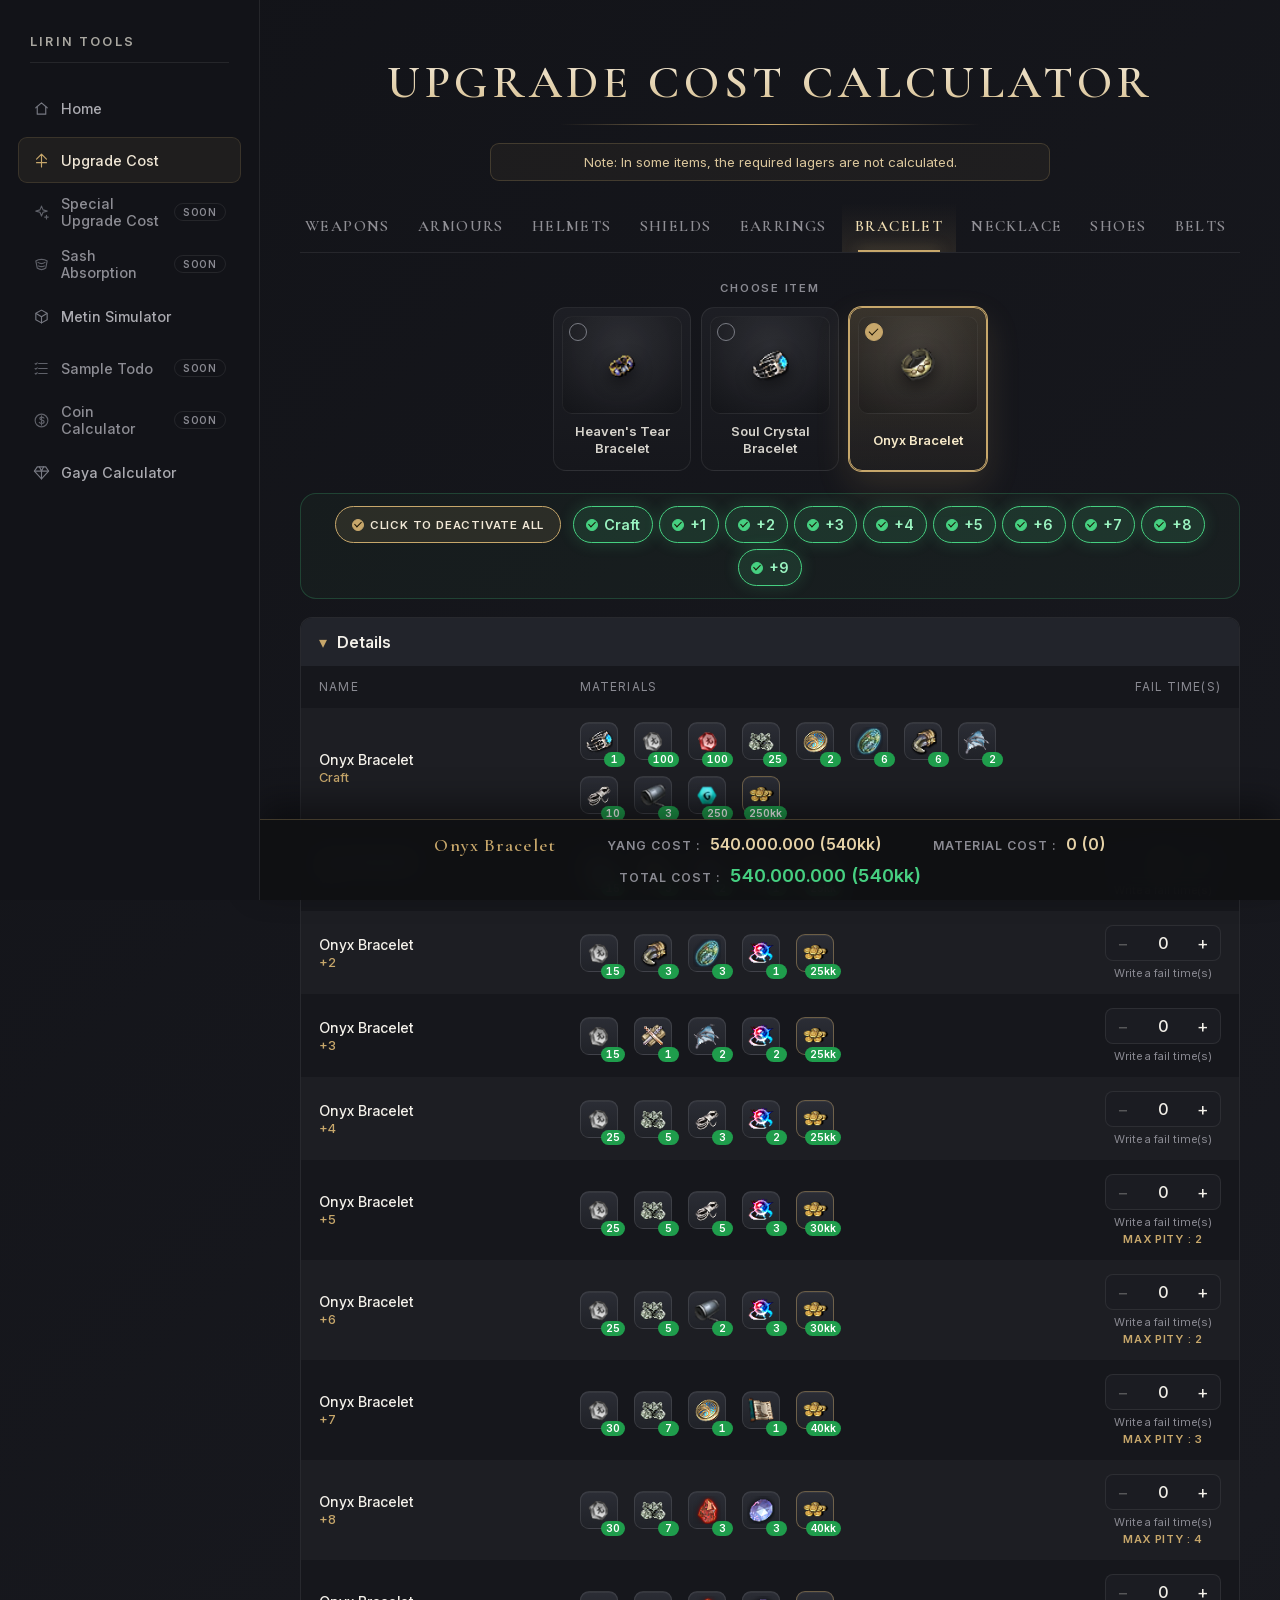
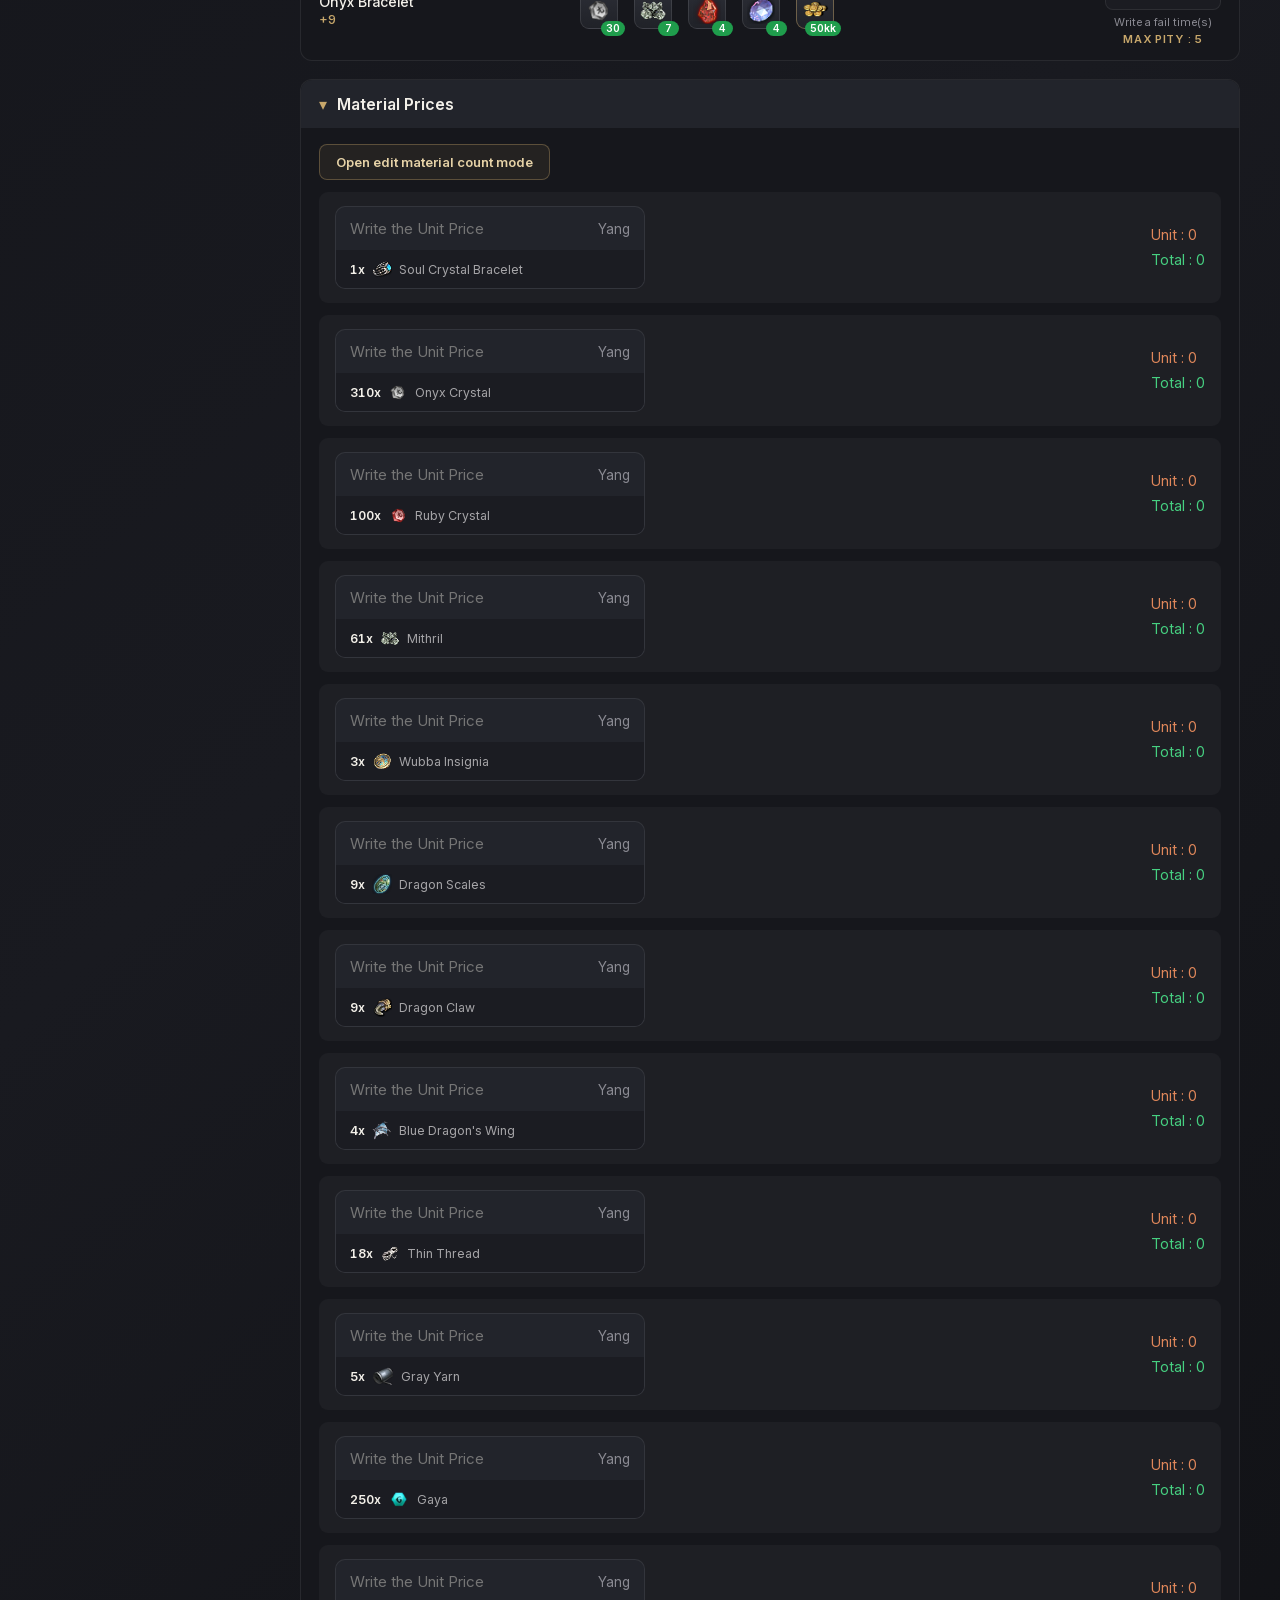
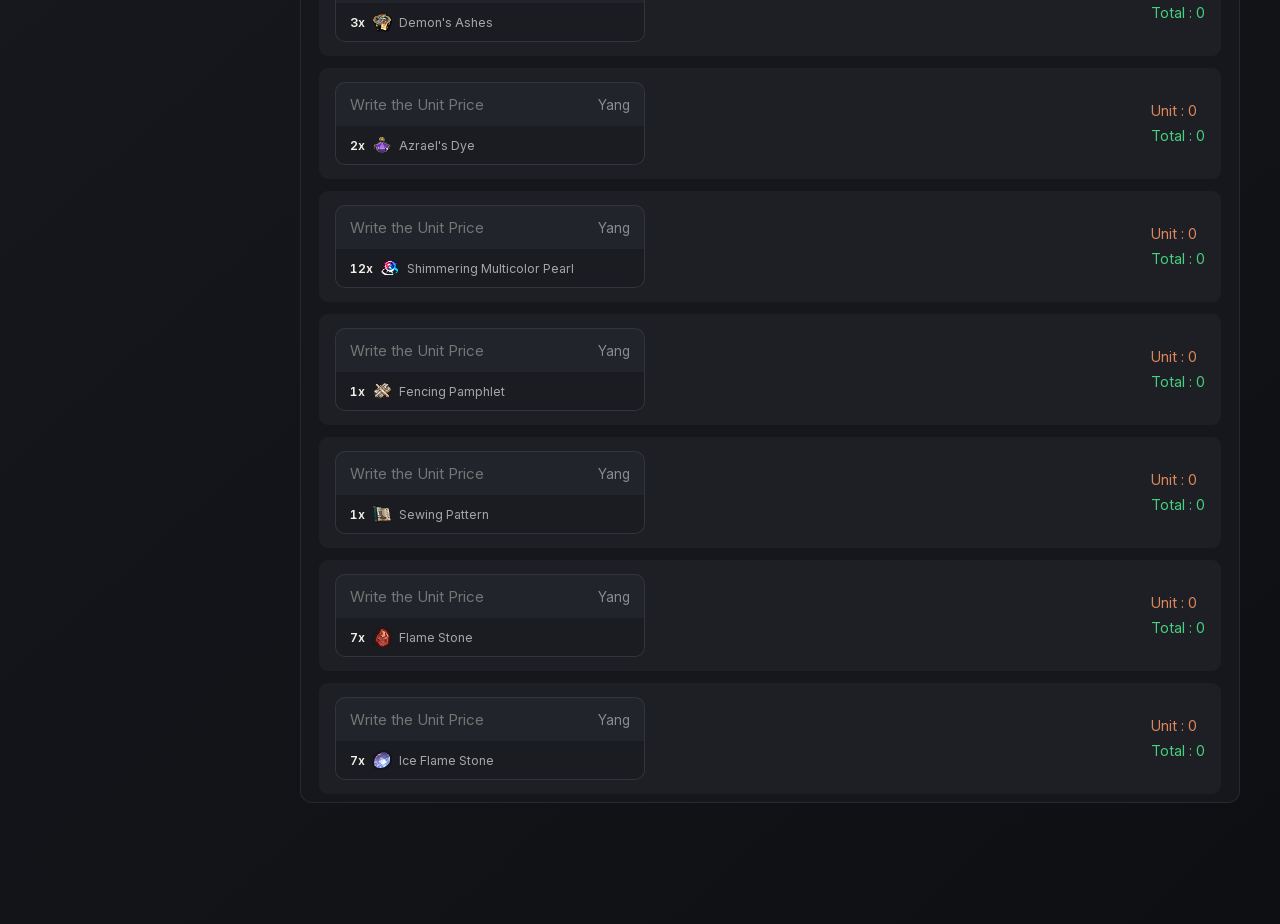
<file: upgrade-cost/index.html>
<!DOCTYPE html>
<html lang="en">
<head>
<meta charset="UTF-8">
<meta name="viewport" content="width=device-width, initial-scale=1.0">
<title>Upgrade Cost Calculator — LIRIN</title>
<meta name="description" content="Pick an item, toggle the upgrade steps you need and see the exact materials and total cost.">
<meta property="og:type" content="website">
<meta property="og:title" content="Upgrade Cost Calculator — LIRIN">
<meta property="og:description" content="Pick an item, toggle the upgrade steps you need and see the exact materials and total cost.">
<meta name="twitter:card" content="summary">
<meta name="theme-color" content="#0f1013">
<link rel="icon" href="/favicon.svg" type="image/svg+xml">
<link rel="preload" href="/fonts/inter-400.woff" as="font" type="font/woff" crossorigin>
<link rel="preload" href="/fonts/inter-500.woff" as="font" type="font/woff" crossorigin>
<link rel="preload" href="/fonts/inter-600.woff" as="font" type="font/woff" crossorigin>
<link rel="preload" href="/fonts/cormorant-600.woff" as="font" type="font/woff" crossorigin>
<link rel="stylesheet" href="/common.css?v=3">
<script defer src="data.js?v=1"></script>
<style>
.note{max-width:560px}
.empty{width:100%;margin:14px 0;text-align:center;color:var(--dim);font-size:.9rem}
.lbl{margin:0 0 12px;color:var(--dim);font-size:.7rem;font-weight:600;letter-spacing:.16em;text-align:center;text-transform:uppercase}
.mat b,.tr b{font-variant-numeric:tabular-nums}

/* categories: one row, scrolls instead of wrapping */
.tabs{display:flex;justify-content:center;justify-content:safe center;gap:2px;margin-bottom:28px;overflow-x:auto;border-bottom:1px solid var(--line);scrollbar-width:none}
.tabs::-webkit-scrollbar{display:none}
.tab{position:relative;flex:none;padding:14px 13px 16px;border:0;background:none;color:#8f8e94;font-family:var(--serif);font-size:.98rem;font-weight:600;letter-spacing:.09em;cursor:pointer;transition:color .2s,background .2s}
.tab::after{content:"";position:absolute;left:14%;right:14%;bottom:0;height:2px;background:var(--gold);box-shadow:0 0 14px rgba(199,167,107,.75);transform:scaleX(0);transition:transform .28s cubic-bezier(.2,.8,.2,1)}
.tab:hover{color:#e9e2d2}.tab:hover::after{transform:scaleX(.45)}
.tab.on{color:#f1dfb4;background:linear-gradient(180deg,transparent,rgba(199,167,107,.11))}.tab.on::after{transform:scaleX(1)}

/* item tiles: the picture height follows the inventory slots (--s) */
.tiles{display:grid;grid-template-columns:repeat(auto-fit,minmax(112px,138px));justify-content:center;gap:10px;margin-bottom:22px}
.tile{position:relative;display:flex;flex-direction:column;align-items:center;gap:9px;padding:8px 8px 13px;border:1px solid var(--line);border-radius:13px;background:linear-gradient(180deg,#1d1e24,#16171c);color:#d6d3cc;font-size:.82rem;font-weight:600;line-height:1.3;text-align:center;cursor:pointer;transition:transform .2s,border-color .2s,background .2s,box-shadow .2s}
.tile:hover{transform:translateY(-3px);border-color:rgba(199,167,107,.45)}
.tile.on{border-color:var(--gold);color:#f6e9c9;background:linear-gradient(180deg,rgba(199,167,107,.2),rgba(199,167,107,.05));box-shadow:0 0 0 1px var(--gold),0 14px 34px rgba(199,167,107,.16)}
.pic{--u:38px;position:relative;display:grid;place-items:center;width:100%;height:calc(var(--u)*2 + 22px);border:1px solid rgba(255,255,255,.05);border-radius:10px;background:radial-gradient(circle at 50% 30%,rgba(255,255,255,.08),rgba(0,0,0,.2))}
.pic img{height:calc(var(--u)*var(--s,1));width:auto;max-width:84%;object-fit:contain;filter:drop-shadow(0 6px 8px rgba(0,0,0,.55));transition:transform .25s,opacity .15s}
.tn{display:flex;align-items:center;justify-content:center;min-height:2.6em}
.pic.sq img{width:var(--u);height:var(--u);max-width:none}
.tile:hover .pic img{transform:scale(1.08)}
.ph{position:absolute;font-family:var(--serif);font-size:2rem;color:#5d5a52}
/* initials only show when the picture is really missing; images fade in only if they were not ready yet */
.ph,.mat>i{display:none}.no>.ph,.mat.no>i{display:block}
.pic img:not(.ok),.mg:not(.ok),.pn img:not(.ok){opacity:0}
.rc{position:relative;width:15px;height:15px;flex:none;border-radius:50%;border:1.5px solid #7a7c84}
.tile .rc{position:absolute;top:15px;left:15px;width:18px;height:18px;z-index:1}
.on>.rc{background:var(--gold);border-color:var(--gold)}
.on>.rc::after{content:"";position:absolute;left:4px;top:1px;width:3px;height:7px;border:solid #1b1405;border-width:0 1.6px 1.6px 0;transform:rotate(45deg)}
.tile .rc::after{left:5px;top:2px;width:4px;height:8px}

/* steps */
.steps{display:flex;flex-wrap:wrap;justify-content:center;gap:6px;margin-bottom:6px;padding:12px 14px;border:1px solid rgba(70,208,129,.22);border-radius:16px;background:rgba(70,208,129,.04)}
@media(min-width:1340px){.steps{flex-wrap:nowrap}}
.sp{display:inline-flex;flex:none;align-items:center;gap:6px;padding:9px 12px;border:1.5px solid rgba(255,255,255,.16);border-radius:999px;background:#14151a;color:#b9b8bd;font-size:.9rem;font-weight:700;cursor:pointer;transition:border-color .18s,background .18s,color .18s,box-shadow .18s}
.sp .rc{width:12px;height:12px}.sp .rc::after{left:3px;top:0;width:3px;height:6px}
.sp:hover{border-color:rgba(70,208,129,.55);color:#fff}
.sp.on{border-color:var(--green);background:rgba(70,208,129,.13);color:#9af3c0;box-shadow:0 0 16px rgba(70,208,129,.2)}
.sp.on>.rc{background:var(--green);border-color:var(--green)}
.sp.all{margin-right:6px;padding:9px 16px;border-style:dashed;border-color:rgba(199,167,107,.55);color:#e6d2a7;font-size:.72rem;letter-spacing:.07em;text-transform:uppercase}
.sp.all.on{border-style:solid;border-color:var(--gold);background:rgba(199,167,107,.12);color:#f1e8d7;box-shadow:none}
.sp.all.on>.rc{background:var(--gold);border-color:var(--gold)}

/* panels */
summary{display:flex;align-items:center;gap:10px;padding:14px 18px;background:#22242b;font-weight:600;cursor:pointer;list-style:none;transition:background .18s}
summary::-webkit-details-marker{display:none}
summary:hover{background:#2a2c34}
summary::before{content:"▾";color:var(--gold);transition:transform .18s}
details:not([open]) summary::before,details[data-st=closed] summary::before{transform:rotate(-90deg)}
.dc{overflow:hidden}
.tr{display:grid;grid-template-columns:minmax(120px,1.1fr) 2fr minmax(130px,.8fr);gap:14px;align-items:center;padding:14px 18px}
#rows .tr:nth-child(odd){background:rgba(255,255,255,.03)}
.tr.th{background:none!important;color:var(--dim);font-size:.74rem;letter-spacing:.1em;text-transform:uppercase}
.tr.off{opacity:.32}
.nm{font-size:.88rem;font-weight:500}.nm small{display:block;margin-top:2px;color:var(--gold);font-size:.8rem}
.mats{display:flex;flex-wrap:wrap;align-items:center;gap:16px}
.mat{--u:38px;position:relative;display:inline-grid;place-items:center;width:var(--u);height:calc(var(--u)*var(--s,1));border:1px solid rgba(255,255,255,.1);border-radius:9px;background:linear-gradient(180deg,#2b2d35,#202228);box-shadow:inset 0 1px 0 rgba(255,255,255,.05);color:#d6bd8c;font-size:.74rem;font-weight:600}
.mat.y{border-color:rgba(199,167,107,.45)}.mat i{font-style:normal}
.mg{position:absolute;inset:4px;width:calc(100% - 8px);height:calc(100% - 8px);object-fit:contain;transition:opacity .15s}
.mat b{position:absolute;right:-8px;bottom:-8px;min-width:21px;padding:1px 5px;border-radius:10px;background:#1f9d4c;color:#fff;font-size:.66rem;font-weight:600;text-align:center}
.fl{justify-self:end;text-align:center}.fl small{display:block;margin-top:5px;color:var(--dim);font-size:.7rem}
.fl small.mx{margin-top:3px;color:var(--gold);font-weight:600;letter-spacing:.06em}
.fail{display:inline-flex;align-items:center;border:1px solid var(--line);border-radius:8px;background:#1b1c22}
.fail:focus-within{border-color:rgba(199,167,107,.55)}
.fail button{width:34px;height:34px;border:0;background:none;font-size:1.1rem;cursor:pointer}.fail button:not(:disabled):hover{color:var(--gold)}
.fail button:disabled{opacity:.28;cursor:not-allowed}
.fail input{width:46px;height:34px;padding:0;border:0;background:none;text-align:center;font-weight:500}
.fail input:focus-visible{outline:0}
.pbody{padding:16px 18px 8px}
.btns{display:flex;flex-wrap:wrap;gap:10px}
.qe{display:flex;align-items:center;margin:0 8px 8px;border:1px solid var(--line);border-radius:8px;background:#1b1c22}
.qe button{width:42px;height:36px;border:0;background:none;font-size:1.15rem;cursor:pointer}.qe button:hover{color:var(--gold)}
.qe input{flex:1;min-width:0;padding:6px;text-align:center;font-weight:600}
.pn{gap:7px;font-size:.78rem}.pn img{width:auto;max-width:40px;height:calc(12px + 8px*var(--s,1));object-fit:contain;transition:opacity .15s}

.summary .who b{color:var(--gold);font-family:var(--serif);font-size:1.15rem;letter-spacing:.06em}

@media(max-width:700px){
  .tr{grid-template-columns:1fr}.tr.th{display:none}.fl{justify-self:start}
}
@media(prefers-reduced-motion:reduce){*,*::before,*::after{transition:none!important;animation:none!important}.tile:hover{transform:none}.tile:hover .pic img{transform:none}}
</style>
</head>
<body>
<div class="app-root">
  <nav id="sidebar"></nav>
  <script src="/nav.js?v=3"></script>
  <main class="main">
    <div class="inner">
      <h1>UPGRADE COST CALCULATOR</h1><div class="line"></div>
      <p class="note">Note: In some items, the required lagers are not calculated.</p>
      <div class="tabs" id="tabs"></div>
      <div class="lbl">Choose item</div>
      <div id="items"></div>
      <div class="steps" id="steps"></div>
      <details class="panel" data-p="d" open><summary>Details</summary><div class="dc">
        <div class="tr th"><span>Name</span><span>Materials</span><span class="fl">Fail Time(s)</span></div>
        <div id="rows"></div>
      </div></details>
      <details class="panel" data-p="p" open><summary>Material Prices</summary><div class="dc"><div class="pbody">
        <div class="btns"><button class="btn" data-a="edit" id="editBtn"></button><button class="btn" data-a="resetadj" id="adjBtn" hidden>Reset adjustments</button></div>
        <div id="prices"></div>
      </div></div></details>
    </div>
    <div class="summary">
      <div class="who"><b id="s-i"></b></div>
      <div><span>Yang Cost :</span><b id="s-l">0 (0)</b></div>
      <div><span>Material Cost :</span><b id="s-m">0 (0)</b></div>
      <div class="tot"><span>Total Cost :</span><b id="s-t">0 (0)</b></div>
    </div>
    <div class="sr" id="live" aria-live="polite"></div>
  </main>
</div>
<script src="/common.js?v=3"></script>
<script>
/* data.js is started from <head> (defer), so it is ready before DOMContentLoaded. */
const dataOk=()=>typeof ITEMS!=='undefined'&&typeof CATS!=='undefined'&&typeof MAT!=='undefined';
document.addEventListener('DOMContentLoaded',()=>{
  if(dataOk())return main();
  document.querySelector('.inner').insertAdjacentHTML('beforeend','<p class="empty">data.js not found (or incomplete: ITEMS, CATS and MAT are required)</p>');
});

function main(){
/* ===== helpers ===== */
const BY=new Map(ITEMS.map(x=>[x.n,x]));
const STEPS=[0,1,2,3,4,5,6,7,8,9];
const REDUCE=matchMedia('(prefers-reduced-motion: reduce)');
const esc=s=>String(s).replace(/[&<>"]/g,c=>({'&':'&amp;','<':'&lt;','>':'&gt;','"':'&quot;'}[c]));
const matName=id=>MAT[id]||String(id);                 // unknown material ids never crash the page
const isObj=o=>!!o&&typeof o==='object'&&!Array.isArray(o);
const num=v=>typeof v==='number'&&Number.isFinite(v);
const toInt=v=>(typeof v==='number'||(typeof v==='string'&&v.trim()!==''))&&Number.isInteger(+v)?+v:null;
const label=i=>i?'+'+i:'Craft';
const firstOf=c=>(ITEMS.find(x=>x.c===c)||{}).n||null;

/* pictures: warm(), pic(), miss(), imgErr() ... come from /common.js */
/* inventory slots (height) per category: weapons 3, armours 2, everything else 1. One item can override it with s:2 in data.js */
const SLOTS=[3,2,1,1,1,1,1,1,1];
const SQUARE=[7,8];   // categories whose card picture is forced into the same square frame as Necklace (7 = SHOES, 8 = BELTS)
const slotsOf=x=>x.s||SLOTS[x.c]||1;
const matSlots=id=>{const x=BY.get(MAT[id]);return x?slotsOf(x):1};

/* ===== state (saved in the browser, writes are batched) =====
   off   = steps switched off, kept per item      fails = fail counters per item+step
   price = unit price per material (shared)       adj   = quantity adjustment per item+material (edit mode) */
const KEY='lirinUpgradeV2';
const def=()=>({cat:5,item:'Onyx Bracelet',off:{},fails:{},price:{},adj:{},edit:false,o:{d:1,p:1}});
function load(){
  const s=def();
  try{
    localStorage.removeItem('lirinUpgradeV1');
    const r=JSON.parse(localStorage.getItem(KEY));
    if(isObj(r)){                                                        // every field is checked on its own
      const c=toInt(r.cat);if(c!==null)s.cat=c;
      if(typeof r.item==='string')s.item=r.item;
      if(isObj(r.off))for(const k in r.off)if(BY.has(k)&&isObj(r.off[k])){s.off[k]={};for(const i in r.off[k])if(r.off[k][i])s.off[k][i]=1}
      if(isObj(r.fails))for(const k in r.fails)if(BY.has(k.split('|')[0])&&num(r.fails[k])&&r.fails[k]>=0&&r.fails[k]<=99)s.fails[k]=Math.floor(r.fails[k]);
      if(isObj(r.adj))for(const k in r.adj)if(BY.has(k.split('|')[0])&&num(r.adj[k])&&r.adj[k])s.adj[k]=Math.round(r.adj[k]);
      if(isObj(r.price))for(const k in r.price)if(MAT[k]&&num(r.price[k])&&r.price[k]>=0)s.price[k]=r.price[k];
      s.edit=!!r.edit;
      if(isObj(r.o)){s.o.d=r.o.d?1:0;s.o.p=r.o.p?1:0}
    }
  }catch(e){}
  if(!CATS[s.cat])s.cat=def().cat;
  if(!BY.has(s.item)||BY.get(s.item).c!==s.cat)s.item=firstOf(s.cat);
  return s;
}
let S=load();
const{save}=persist(KEY,()=>S);
const cur=()=>BY.get(S.item);
const isOff=(it,i)=>!!(it&&S.off[it.n]&&S.off[it.n][i]);

/* ===== calculation (always for the selected item only) ===== */
function stepInfo(it,i){
  const raw=it&&Array.isArray(it.steps)&&it.steps[i];if(!raw)return null;
  const m=[];for(let j=1;j<raw.length;j+=2)m.push([raw[j],raw[j+1]]);
  return{m,y:raw[0]||0};
}
const act=it=>STEPS.filter(i=>stepInfo(it,i));                     // only the steps this item really has
const pity=(it,i)=>(it.fails&&it.fails[i])||0;                     // 0 = no pity set for this step
const maxFails=(it,i)=>i>0?pity(it,i)||99:undefined;   // undefined = Craft can't fail; steps without pity accept 0-99
const failsOf=(it,i)=>Math.min(S.fails[it.n+'|'+i]||0,maxFails(it,i)||0);
function calc(){
  const R={c:{},q:{},yang:0,mat:0},it=cur();
  if(it){
    for(const i of act(it)){
      const s=stepInfo(it,i);if(isOff(it,i))continue;
      const a=1+failsOf(it,i);R.yang+=s.y*a;
      for(const[id,n]of s.m)R.c[id]=(R.c[id]||0)+n*a;
    }
    for(const id in R.c){R.q[id]=Math.max(0,R.c[id]+(S.adj[it.n+'|'+id]||0));R.mat+=R.q[id]*(S.price[id]||0)}
  }
  R.total=R.yang+R.mat;return R;
}
/* screen readers hear the total once, shortly after you stop clicking, not after every key */
const announce=deb(()=>{if(!USED)return;$('live').textContent='Total cost '+money(calc().total)},700);
function paint(R=calc()){
  const it=cur();
  $('s-i').textContent=it?it.n:'';
  $('s-l').textContent=money(R.yang);$('s-m').textContent=money(R.mat);$('s-t').textContent=money(R.total);
  for(const id in R.q){
    const p=S.price[id]||0,q=R.q[id],u=$('u-'+id),n=$('n-'+id),qi=$('q-'+id);
    if(u){u.textContent=fmt(p);$('t-'+id).textContent=fmt(q*p)}
    if(n)n.textContent=q+'x';
    if(qi&&document.activeElement!==qi)qi.value=q;
  }
  announce();
}
const paintD=deb(()=>paint(),100);
/* a fail counter changed: update only that row's numbers and buttons (pictures are not redrawn) */
function syncRow(i){
  const it=cur(),r=$('r'+i);if(!it||!r)return;
  const f=failsOf(it,i),mf=maxFails(it,i),a=1+f,inp=r.querySelector('.fv');
  r.querySelectorAll('b[data-n]').forEach(b=>{const v=+b.dataset.n*a;b.textContent=b.hasAttribute('data-y')?fmt(v):v});
  r.querySelector('[data-a="fm"]').disabled=f<=0;r.querySelector('[data-a="fp"]').disabled=f>=mf;
  if(document.activeElement!==inp)inp.value=f;
}
/* a step was switched on/off: only classes change, nothing is rebuilt */
function syncSteps(){
  const it=cur(),A=act(it),allOn=A.length>0&&A.every(i=>!isOff(it,i));
  document.querySelectorAll('.sp[data-a="st"]').forEach(b=>{const on=!isOff(it,+b.dataset.v);b.classList.toggle('on',on);b.setAttribute('aria-pressed',on)});
  const al=document.querySelector('.sp.all');
  if(al){al.classList.toggle('on',allOn);al.lastElementChild.textContent=allOn?'Click to Deactivate All':'Click to Activate All'}
  A.forEach(i=>{const r=$('r'+i);if(r)r.classList.toggle('off',isOff(it,i))});
}
/* another item was picked: just move the highlight */
function syncTiles(){
  document.querySelectorAll('.tile').forEach(t=>{const on=t.dataset.v===S.item;t.classList.toggle('on',on);t.setAttribute('aria-pressed',on)});
}

/* ===== rendering: each part is drawn on its own, so a click only redraws what changed ===== */
const P={
  tabs:()=>CATS.map((c,i)=>`<button class="tab${i===S.cat?' on':''}" data-a="cat" data-v="${i}" aria-pressed="${i===S.cat}">${c}</button>`).join(''),
  items:()=>{
    const L=ITEMS.filter(x=>x.c===S.cat);
    return L.length?`<div class="tiles">${L.map(x=>`<button class="tile${x.n===S.item?' on':''}" data-a="item" data-v="${esc(x.n)}" aria-pressed="${x.n===S.item}"><i class="rc"></i><span class="pic${miss(x.n)}${SQUARE.includes(x.c)?' sq':''}" style="--s:${Math.min(slotsOf(x),2)}"><span class="ph">${ini(x.n)}</span>${pic(x.n,'')}</span><span class="tn">${esc(x.n)}</span></button>`).join('')}</div>`:'<p class="empty">No items in this category yet.</p>';
  },
  steps:()=>{
    const it=cur(),A=act(it);
    if(!A.length)return'';
    const allOn=A.every(i=>!isOff(it,i));
    return`<button class="sp all${allOn?' on':''}" data-a="all"><i class="rc"></i><span>${allOn?'Click to Deactivate All':'Click to Activate All'}</span></button>`+A.map(i=>`<button class="sp${isOff(it,i)?'':' on'}" data-a="st" data-v="${i}" aria-pressed="${!isOff(it,i)}"><i class="rc"></i>${label(i)}</button>`).join('');
  },
  rows:()=>{
    const it=cur(),A=act(it);
    if(!it||!A.length)return'<p class="empty">No upgrade data for this item yet.</p>';
    return A.map(i=>{
      const s=stepInfo(it,i),mf=maxFails(it,i),f=failsOf(it,i),a=1+f;      // counts shown = per attempt x attempts
      const body=s.m.map(([id,n])=>`<span class="mat${miss(matName(id))}" style="--s:${matSlots(id)}" title="${esc(matName(id))}"><i>${ini(matName(id))}</i>${pic(matName(id),'mg')}${n>0?`<b data-n="${n}">${n*a}</b>`:''}</span>`).join('')
        +(s.y>0?`<span class="mat y${miss('Yang')}" title="Yang"><i>Y</i>${pic('Yang','mg')}<b data-n="${s.y}" data-y>${fmt(s.y*a)}</b></span>`:'');
      const fail=mf!==undefined?`<div class="fail"><button data-a="fm" data-v="${i}" aria-label="Fewer fails for ${label(i)}"${f<=0?' disabled':''}>−</button><input class="fv" data-f="${i}" inputmode="numeric" maxlength="2" value="${f}" aria-label="Fail times for ${label(i)}"><button data-a="fp" data-v="${i}" aria-label="More fails for ${label(i)}"${f>=mf?' disabled':''}>+</button></div><small>Write a fail time(s)</small>${pity(it,i)?`<small class="mx">MAX PITY : ${pity(it,i)}</small>`:''}`:'';
      return`<div class="tr${isOff(it,i)?' off':''}" id="r${i}"><span class="nm">${esc(it.n)}<small>${label(i)}</small></span><span class="mats">${body}</span><span class="fl">${fail}</span></div>`;
    }).join('');
  },
  prices:R=>{
    const ids=Object.keys(R.c);
    return ids.length?ids.map(id=>{
      const p=S.price[id]||0;
      return`<div class="prow"><div class="pin"><label><input data-pr="${esc(id)}" inputmode="text" placeholder="Write the Unit Price" value="${p?fmt(p,6):''}" aria-label="Unit price of ${esc(matName(id))}"><em>Yang</em></label><div class="er" hidden>Format: 1450, 1.45k, 2.3kk</div>`
        +(S.edit?`<div class="qe"><button data-a="qm" data-v="${esc(id)}" aria-label="Less">−</button><input id="q-${esc(id)}" data-q="${esc(id)}" inputmode="numeric" value="${R.q[id]}" aria-label="Quantity of ${esc(matName(id))}"><button data-a="qp" data-v="${esc(id)}" aria-label="More">+</button></div>`:'')
        +`<div class="pn" style="--s:${matSlots(id)}">${S.edit?'':`<span class="qn" id="n-${esc(id)}"></span>`}${pic(matName(id),'')}<span>${esc(matName(id))}</span></div></div>
      <div class="pv"><div class="u">Unit : <span id="u-${esc(id)}"></span></div><div class="t">Total : <span id="t-${esc(id)}"></span></div></div></div>`;
    }).join(''):'<p class="empty">No materials for the selected steps.</p>';
  }
};
function draw(...parts){
  const a=document.activeElement,d=a&&a.dataset,
        keep=d&&d.a?`[data-a="${d.a}"]`+(d.v!==undefined?`[data-v="${CSS.escape(d.v)}"]`:''):null,R=calc();
  for(const k of parts)$(k).innerHTML=P[k](R);
  $('editBtn').textContent=(S.edit?'Close':'Open')+' edit material count mode';
  $('adjBtn').hidden=!S.edit;
  paint(R);
  if(parts.includes('tabs')){const t=document.querySelector('.tab.on');if(t)t.scrollIntoView({inline:'center',block:'nearest'})}   // phones: the chosen category is always visible
  if(keep){const f=document.querySelector(keep);if(f&&f!==a)f.focus({preventScroll:true})}
}

/* ===== events ===== */
document.addEventListener('click',e=>{
  const sm=e.target.closest('summary');
  if(sm){e.preventDefault();return togglePanel(sm.parentElement)}
  const el=e.target.closest('[data-a]');if(!el||el.disabled)return;
  const a=el.dataset.a,v=el.dataset.v,it=cur(),k=it&&it.n+'|'+v;
  switch(a){
    case'cat':S.cat=+v;S.item=firstOf(S.cat);draw('tabs','items','steps','rows','prices');break;
    case'item':S.item=v;syncTiles();draw('steps','rows','prices');break;
    case'all':if(it){const A=act(it);S.off[it.n]=A.every(i=>!isOff(it,i))?Object.fromEntries(A.map(i=>[i,1])):{};syncSteps();draw('prices')}break;
    case'st':if(it){const o=S.off[it.n]||(S.off[it.n]={});if(o[v])delete o[v];else o[v]=1;syncSteps();draw('prices')}break;
    case'fm':case'fp':if(it){S.fails[k]=Math.max(0,Math.min(maxFails(it,+v)||0,failsOf(it,+v)+(a==='fp'?1:-1)));syncRow(+v);paint()}break;
    case'edit':S.edit=!S.edit;draw('prices');break;
    case'resetadj':if(it){for(const key in S.adj)if(key.startsWith(it.n+'|'))delete S.adj[key];draw('prices')}break;
    case'qm':case'qp':if(it){const R=calc(),d=Math.max(0,(R.q[v]||0)+(a==='qp'?1:-1))-(R.c[v]||0),key=it.n+'|'+v;if(d)S.adj[key]=d;else delete S.adj[key];paint()}break;
    default:return;
  }
  save();
});
document.addEventListener('input',e=>{          // fail times and unit prices: update live, nothing is redrawn
  const d=e.target.dataset||{},it0=cur();
  if(d.f!==undefined){                           // fail times typed by hand (0-99, or up to the pity limit)
    if(!it0)return;
    const i=+d.f,raw=e.target.value.replace(/\D/g,'').slice(0,2),v=Math.min(+raw||0,maxFails(it0,i)||0),nv=raw&&String(v)!==raw?String(v):raw;
    if(e.target.value!==nv)e.target.value=nv;
    S.fails[it0.n+'|'+i]=v;syncRow(i);paintD();save();return;
  }
  const id=d.pr;if(!id)return;
  const t=e.target.value.trim(),v=t?parseMoney(t):0;
  flagBad(e.target,v===null);
  if(v===null)return;
  S.price[id]=v;save();paintD();
});
document.addEventListener('change',e=>{         // typed quantity in edit mode / fail time field left
  if(e.target.dataset&&e.target.dataset.f!==undefined){const i0=cur();if(i0)e.target.value=failsOf(i0,+e.target.dataset.f);return}
  const id=e.target.dataset&&e.target.dataset.q,it=cur();if(!id||!it)return;
  const v=parseMoney(e.target.value),key=it.n+'|'+id;
  if(v!==null){const d=Math.round(v)-(calc().c[id]||0);if(d)S.adj[key]=d;else delete S.adj[key];save()}
  paint();e.target.value=calc().q[id];
});

/* open / close animation for the two panels (open state is remembered) */
function togglePanel(d){
  const c=d.querySelector('.dc'),opening=!d.open||d.dataset.st==='closed';
  const h0=d.open?c.offsetHeight:0,o0=d.open?+getComputedStyle(c).opacity:0;
  if(d._a)d._a.cancel();
  d.dataset.st=opening?'open':'closed';d.open=true;
  S.o[d.dataset.p]=opening?1:0;save();
  const a=c.animate({height:[h0+'px',(opening?c.scrollHeight:0)+'px'],opacity:[o0,opening?1:0]},{duration:REDUCE.matches?1:opening?320:220,easing:opening?'cubic-bezier(.2,.8,.2,1)':'cubic-bezier(.4,0,.6,1)',fill:'forwards'});
  d._a=a;
  a.onfinish=()=>{if(!opening)d.open=false;a.cancel();if(d._a===a)d._a=null};
}

/* after the first paint, load the pictures in the background when the browser is idle (current category first).
   With "data saver" on, only the current category is loaded in advance. */
{
  const saver=navigator.connection&&navigator.connection.saveData,
        lazy=window.requestIdleCallback?f=>requestIdleCallback(f,{timeout:1500}):f=>setTimeout(f,200),
        here=ITEMS.filter(x=>x.c===S.cat).map(x=>x.n),
        q=[...new Set(saver?here:[...here,...Object.values(MAT),...ITEMS.map(x=>x.n),'Yang'])],
        run=()=>{q.splice(0,12).forEach(warm);if(q.length)lazy(run)};
  lazy(run);
}

document.querySelectorAll('details[data-p]').forEach(d=>{d.open=!!S.o[d.dataset.p]});
draw('tabs','items','steps','rows','prices');
}
</script>
</body>
</html>
</file>
<file: common.css>
/* LIRIN — shared styles (included by every page: <link rel="stylesheet" href="/common.css">) */
/* fonts live on the site itself (/fonts): no Google request, no render-blocking CSS from another domain */
@font-face{font-family:"Inter";font-weight:400;font-style:normal;font-display:swap;src:url(/fonts/inter-400.woff) format("woff")}
@font-face{font-family:"Inter";font-weight:500;font-style:normal;font-display:swap;src:url(/fonts/inter-500.woff) format("woff")}
@font-face{font-family:"Inter";font-weight:600;font-style:normal;font-display:swap;src:url(/fonts/inter-600.woff) format("woff")}
@font-face{font-family:"Cormorant Garamond";font-weight:600;font-style:normal;font-display:swap;src:url(/fonts/cormorant-600.woff) format("woff")}
/* while Inter loads, Arial is stretched to Inter's size, so the layout does not move when the real font appears */
@font-face{font-family:"Inter Fallback";src:local("Arial");size-adjust:107.6%;ascent-override:90.2%;descent-override:22.5%;line-gap-override:0%}
:root{--gold:#c7a76b;--bg:#0f1013;--line:rgba(255,255,255,.08);--text:#f3f0e9;--muted:#a6a5a8;--dim:#8a8a92;--green:#46d081;--serif:"Cormorant Garamond",Georgia,"Times New Roman",serif;--sans:"Inter","Inter Fallback",ui-sans-serif,system-ui,-apple-system,"Segoe UI",sans-serif;color-scheme:dark}
*{box-sizing:border-box}
html{background:var(--bg)}
body{margin:0;background:var(--bg);color:var(--text);font-family:var(--sans);-webkit-font-smoothing:antialiased}
button,input{font:inherit;color:inherit}
button{touch-action:manipulation}
:focus-visible{outline:2px solid #d8bd83;outline-offset:3px}
.ic{fill:none;stroke:currentColor;stroke-width:1.6;stroke-linecap:round;stroke-linejoin:round}
.app-root{display:flex;min-height:100svh;background:linear-gradient(138deg,#121318,#191a20 50%,#0e0f12)}

/* sidebar (markup is generated by /nav.js) */
.sidebar{position:sticky;top:0;z-index:6;flex:0 0 260px;align-self:flex-start;height:100svh;display:flex;flex-direction:column;gap:6px;padding:34px 18px;background:#121318;border-right:1px solid var(--line)}
.nav-label{margin:0 12px 16px;padding-bottom:13px;border-bottom:1px solid var(--line);color:#a9a7a0;font-size:.8rem;font-weight:600;letter-spacing:.17em;text-transform:uppercase}
.nav-item{display:flex;align-items:center;gap:11px;min-height:46px;padding:0 14px;border:1px solid transparent;border-radius:9px;color:#aaaab0;font-size:.9rem;font-weight:500;text-decoration:none;transition:color .18s,background .18s,border-color .18s}
.nav-item .ic{width:17px;height:17px;flex:none;color:#777982;transition:color .18s}
a.nav-item:hover,.nav-item.is-active{color:#f1e8d7;border-color:rgba(199,167,107,.16);background:rgba(199,167,107,.075)}
a.nav-item:hover .ic,.nav-item.is-active .ic{color:var(--gold)}
.nav-item.is-soon{color:#8d8d94;cursor:default}
.nav-item.is-soon .ic{color:#5f6169}
.badge{margin-left:auto;padding:2px 8px;border:1px solid var(--line);border-radius:20px;color:var(--dim);font-size:.62rem;font-weight:600;letter-spacing:.08em;text-transform:uppercase}

/* page shell used by the tool pages */
.main{flex:1;min-width:0;display:flex;flex-direction:column;min-height:100svh}
.inner{width:min(100%,1000px);margin:0 auto;padding:clamp(34px,6vh,60px) clamp(14px,3vw,30px) 40px}
.inner h1{margin:0;text-align:center;font-family:var(--serif);font-size:clamp(2rem,4.4vw,2.9rem);font-weight:600;letter-spacing:.1em;background:linear-gradient(180deg,#f5eddd,#d6bd8c);-webkit-background-clip:text;background-clip:text;-webkit-text-fill-color:transparent}
.line{width:min(420px,70%);height:1px;margin:14px auto 18px;background:linear-gradient(90deg,transparent,var(--gold),transparent)}

/* always-visible cost bar */
.summary{position:sticky;bottom:0;z-index:5;margin-top:auto;display:flex;flex-wrap:wrap;justify-content:center;gap:8px clamp(18px,4vw,52px);padding:14px 20px;background:rgba(15,16,19,.94);backdrop-filter:blur(12px);border-top:1px solid rgba(199,167,107,.28);box-shadow:0 -14px 34px rgba(0,0,0,.45)}
.summary div{display:flex;align-items:baseline;gap:10px}
.summary span{color:var(--dim);font-size:.76rem;font-weight:600;letter-spacing:.08em;text-transform:uppercase}
.summary b{color:#e6d2a7;font-size:1rem;font-weight:600}
.summary .tot b{color:var(--green);font-size:1.15rem}

/* ===== components shared by the tool pages (a page can still override any of these in its own <style>) ===== */
[hidden]{display:none!important}
.sr{position:absolute;width:1px;height:1px;overflow:hidden;clip:rect(0 0 0 0);white-space:nowrap}
.note{margin:0 auto 22px;max-width:620px;padding:10px 16px;border:1px solid rgba(199,167,107,.22);border-radius:9px;background:rgba(199,167,107,.06);color:#d9c59b;font-size:.84rem;text-align:center}
.panel{margin-top:18px;overflow:hidden;border:1px solid var(--line);border-radius:12px;background:#16171c}
.panel h2{margin:0;padding:14px 18px;background:#22242b;font-size:1rem;font-weight:600}
.pbody{padding:16px 18px 18px}
.btn{padding:9px 16px;border:1px solid rgba(199,167,107,.35);border-radius:8px;background:rgba(199,167,107,.08);color:#e6d2a7;font-size:.82rem;font-weight:600;cursor:pointer}.btn:hover{background:rgba(199,167,107,.15)}
.summary b,.qn{font-variant-numeric:tabular-nums}

/* picture frame: initials show only when the picture is missing */
.slot{position:relative;display:inline-grid;place-items:center;flex:none;width:38px;height:38px;border:1px solid rgba(255,255,255,.1);border-radius:9px;background:linear-gradient(180deg,#2b2d35,#202228);box-shadow:inset 0 1px 0 rgba(255,255,255,.05);color:#d6bd8c;font-size:.74rem;font-weight:600}
.slot img{position:absolute;inset:4px;width:calc(100% - 8px);height:calc(100% - 8px);object-fit:contain;transition:opacity .15s}
.slot>i{display:none;font-style:normal}.slot.no>i{display:block}
.slot img:not(.ok){opacity:0}

/* unit price rows */
.prow{display:flex;flex-wrap:wrap;justify-content:space-between;align-items:center;gap:14px;margin-top:12px;padding:14px 16px;border-radius:9px;background:rgba(255,255,255,.035)}
.pin{width:min(100%,310px);overflow:hidden;border:1px solid var(--line);border-radius:10px;background:#22242b}
.pin.bad{border-color:#e0875a}
.er{padding:0 14px 8px;color:#e0875a;font-size:.75rem}
.pin label{display:flex;align-items:center;gap:8px;padding-right:14px}
.pin input{flex:1;min-width:0;padding:12px 14px;border:0;background:none;font-size:.95rem}.pin em{color:var(--dim);font-size:.85rem;font-style:normal}
.pn{display:flex;align-items:center;gap:10px;padding:9px 14px;background:#1b1c22;color:var(--muted);font-size:.8rem}.qn{color:var(--text);font-weight:600}
.pv{font-size:.9rem;line-height:1.7}.u{color:#e0875a}.t{color:var(--green)}

@media(max-width:700px){
  .app-root{flex-direction:column}
  .sidebar{position:relative;flex:none;width:100%;height:auto;flex-direction:row;align-items:center;gap:7px;padding:10px 12px;overflow-x:auto;border-right:0;border-bottom:1px solid var(--line)}
  .nav-label{flex:none;margin:0 8px 0 2px;padding:0;border:0;font-size:.7rem}
  .nav-item{flex:none;min-height:36px;gap:7px;padding:0 9px;font-size:.78rem;white-space:nowrap}
  .nav-item .ic{width:15px;height:15px}
  .badge{display:none}
  .summary{padding:10px 12px;gap:4px 16px}
  .summary div{flex-direction:column;gap:0;align-items:center}
}
@media(prefers-reduced-motion:reduce){*{transition-duration:.01ms!important}}

/* skip link (added by /nav.js on the tool pages) */
.skip{position:absolute;left:-9999px;top:8px;z-index:20;padding:8px 14px;border-radius:6px;background:var(--gold);color:#17130d;font-weight:600;text-decoration:none}
.skip:focus{left:8px}
main:focus{outline:none}

/* smooth page changes: the sidebar stays put, the content cross-fades (browsers without support just navigate normally) */
@view-transition{navigation:auto}
.sidebar{view-transition-name:sidebar}
::view-transition-group(root){animation-duration:.2s}
@media(prefers-reduced-motion:reduce){@view-transition{navigation:none}}

/* phones: inputs under 16px make iOS Safari zoom the page when you tap them */
@media(hover:none) and (pointer:coarse){.app-root input{font-size:16px!important}}
</file>
